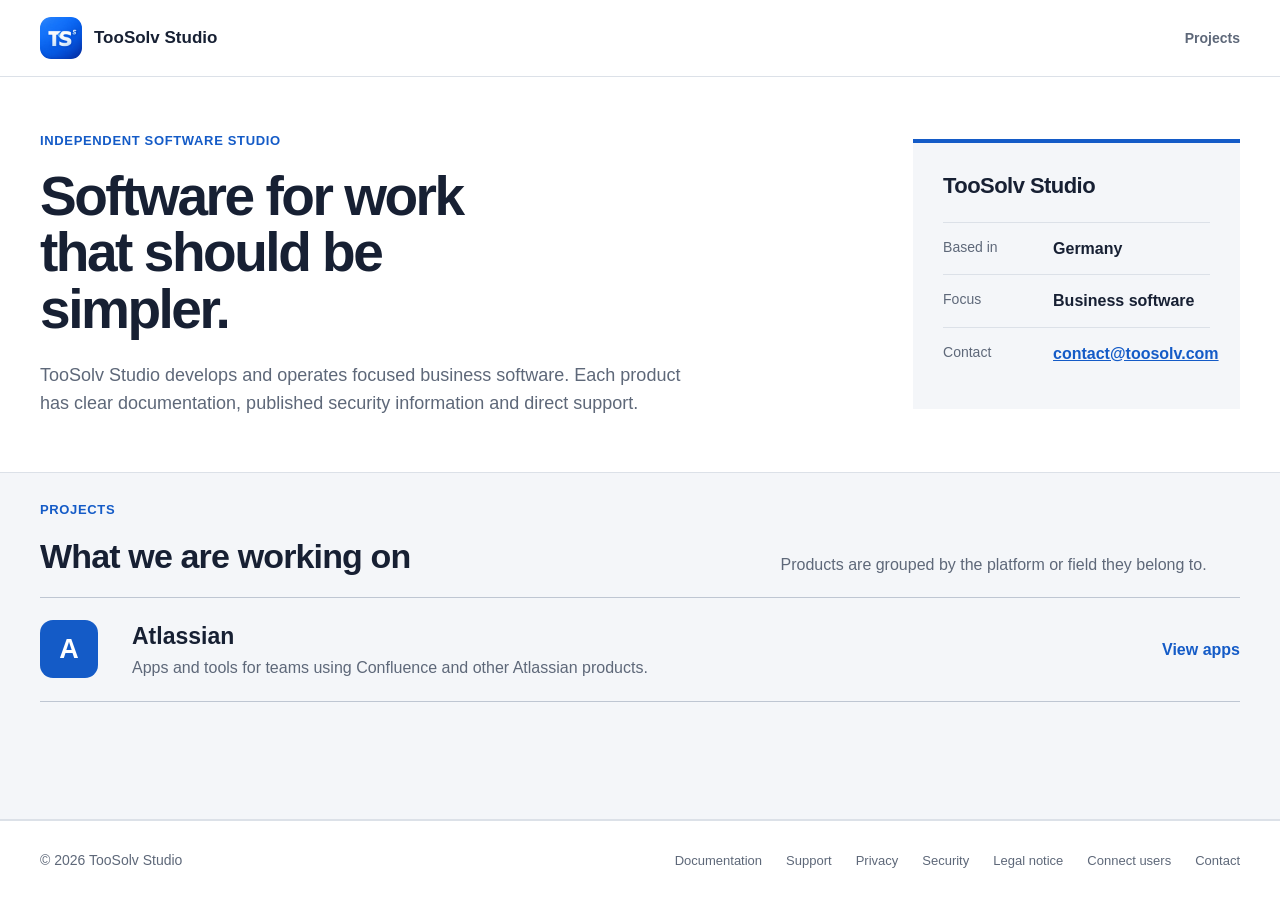
<file: index.html>
<!doctype html>
<html lang="en">
<head>
  <meta charset="utf-8">
  <meta name="viewport" content="width=device-width, initial-scale=1">
  <meta http-equiv="Content-Security-Policy" content="default-src 'none'; style-src 'self'; img-src 'self' data:; script-src 'self'; connect-src 'none'; font-src 'self'; object-src 'none'; base-uri 'none'; form-action 'none'">
  <meta name="referrer" content="no-referrer">
  <title>TooSolv Studio · Business software</title>
  <meta name="description" content="TooSolv Studio is an independent software studio. Explore our projects and products.">
  <link rel="icon" href="toosolv-studio.png?v=20260926">
  <link rel="stylesheet" href="style.css?v=20261015a">
  <script src="/directory.js?v=20260923e" defer></script>
</head>
<body class="directory-page">
<a class="skip-link" href="#main-content">Skip to content</a>
<header class="topbar">
  <div class="wide">
    <a class="brand" href="./" aria-label="TooSolv Studio home"><img src="toosolv-studio.webp?v=20260926" alt=""><span>TooSolv Studio</span></a>
    <nav aria-label="Main"><a href="#projects">Projects</a></nav>
  </div>
</header>

<main id="main-content" tabindex="-1" class="home-main">
  <section class="home-intro wide">
    <div class="intro-copy">
      <p class="label">Independent software studio</p>
      <h1>Software for work that should be simpler.</h1>
      <p class="lead">TooSolv Studio develops and operates focused business software. Each product has clear documentation, published security information and direct support.</p>
    </div>
    <aside class="studio-facts" aria-label="About TooSolv Studio">
      <h2>TooSolv Studio</h2>
      <dl>
        <div><dt>Based in</dt><dd>Germany</dd></div>
        <div><dt>Focus</dt><dd>Business software</dd></div>
        <div><dt>Contact</dt><dd><a href="mailto:contact@toosolv.com">contact@toosolv.com</a></dd></div>
      </dl>
    </aside>
  </section>

  <section id="projects" class="projects-block">
    <div class="wide">
      <div class="section-title"><div><p class="label">Projects</p><h2>What we are working on</h2></div><p>Products are grouped by the platform or field they belong to.</p></div>
      <a class="project-row" href="projects/atlassian/">
        <span class="project-letter" aria-hidden="true">A</span>
        <span class="project-copy"><strong>Atlassian</strong><span>Apps and tools for teams using Confluence and other Atlassian products.</span></span>
        <span class="row-action">View apps</span>
      </a>
    </div>
  </section>
</main>

<footer class="site-footer"><div class="footer-inner"><span class="copyright">© 2026 TooSolv Studio</span><nav class="footer-links" aria-label="Footer"><a href="/docs/">Documentation</a><a href="/support/">Support</a><a href="/privacy/">Privacy</a><a href="/security/">Security</a><a href="/impressum/">Legal notice</a><a href="/connect/">Connect users</a><a href="mailto:contact@toosolv.com">Contact</a></nav></div></footer>
<dialog class="more-dialog" aria-labelledby="more-title">
  <div class="dialog-heading"><h2 id="more-title">More projects</h2><button type="button" class="dialog-close" aria-label="Close" autofocus>×</button></div>
  <div class="dialog-items"></div>
</dialog>
</body>
</html>
</file>
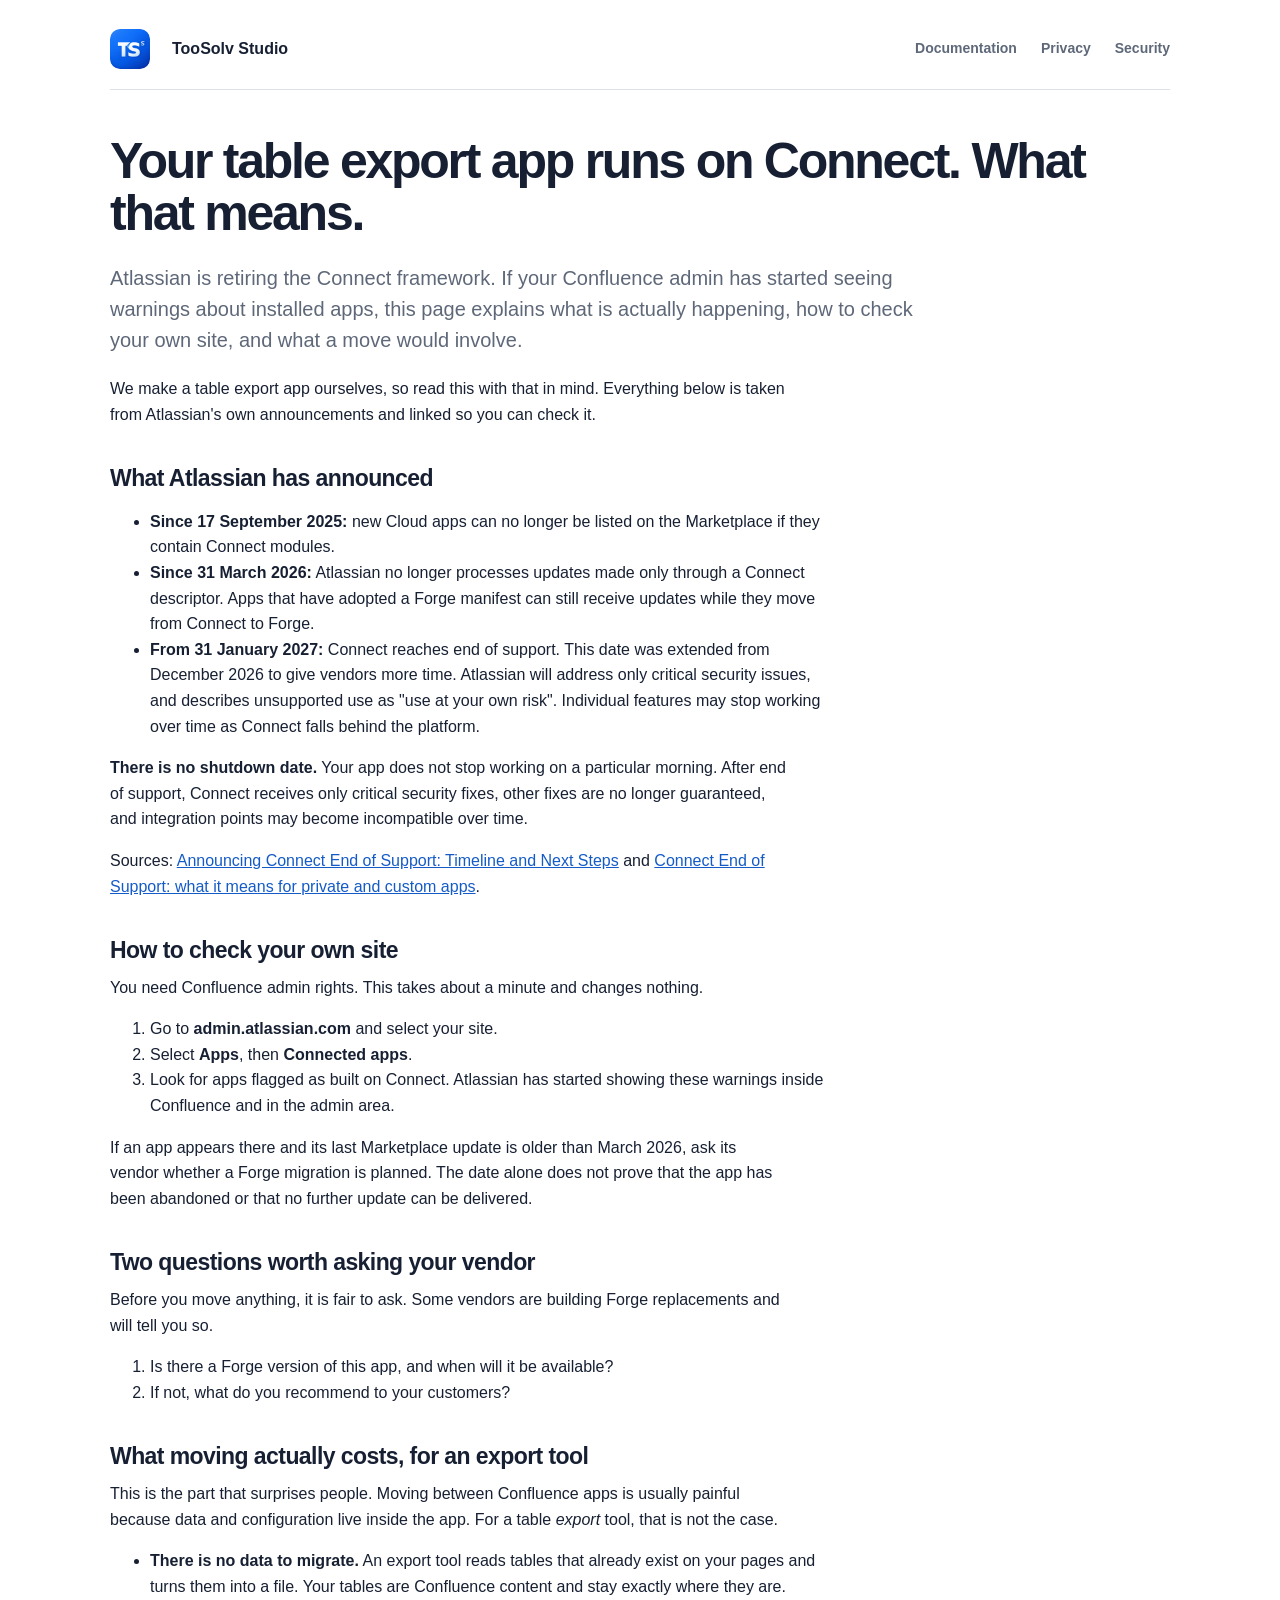
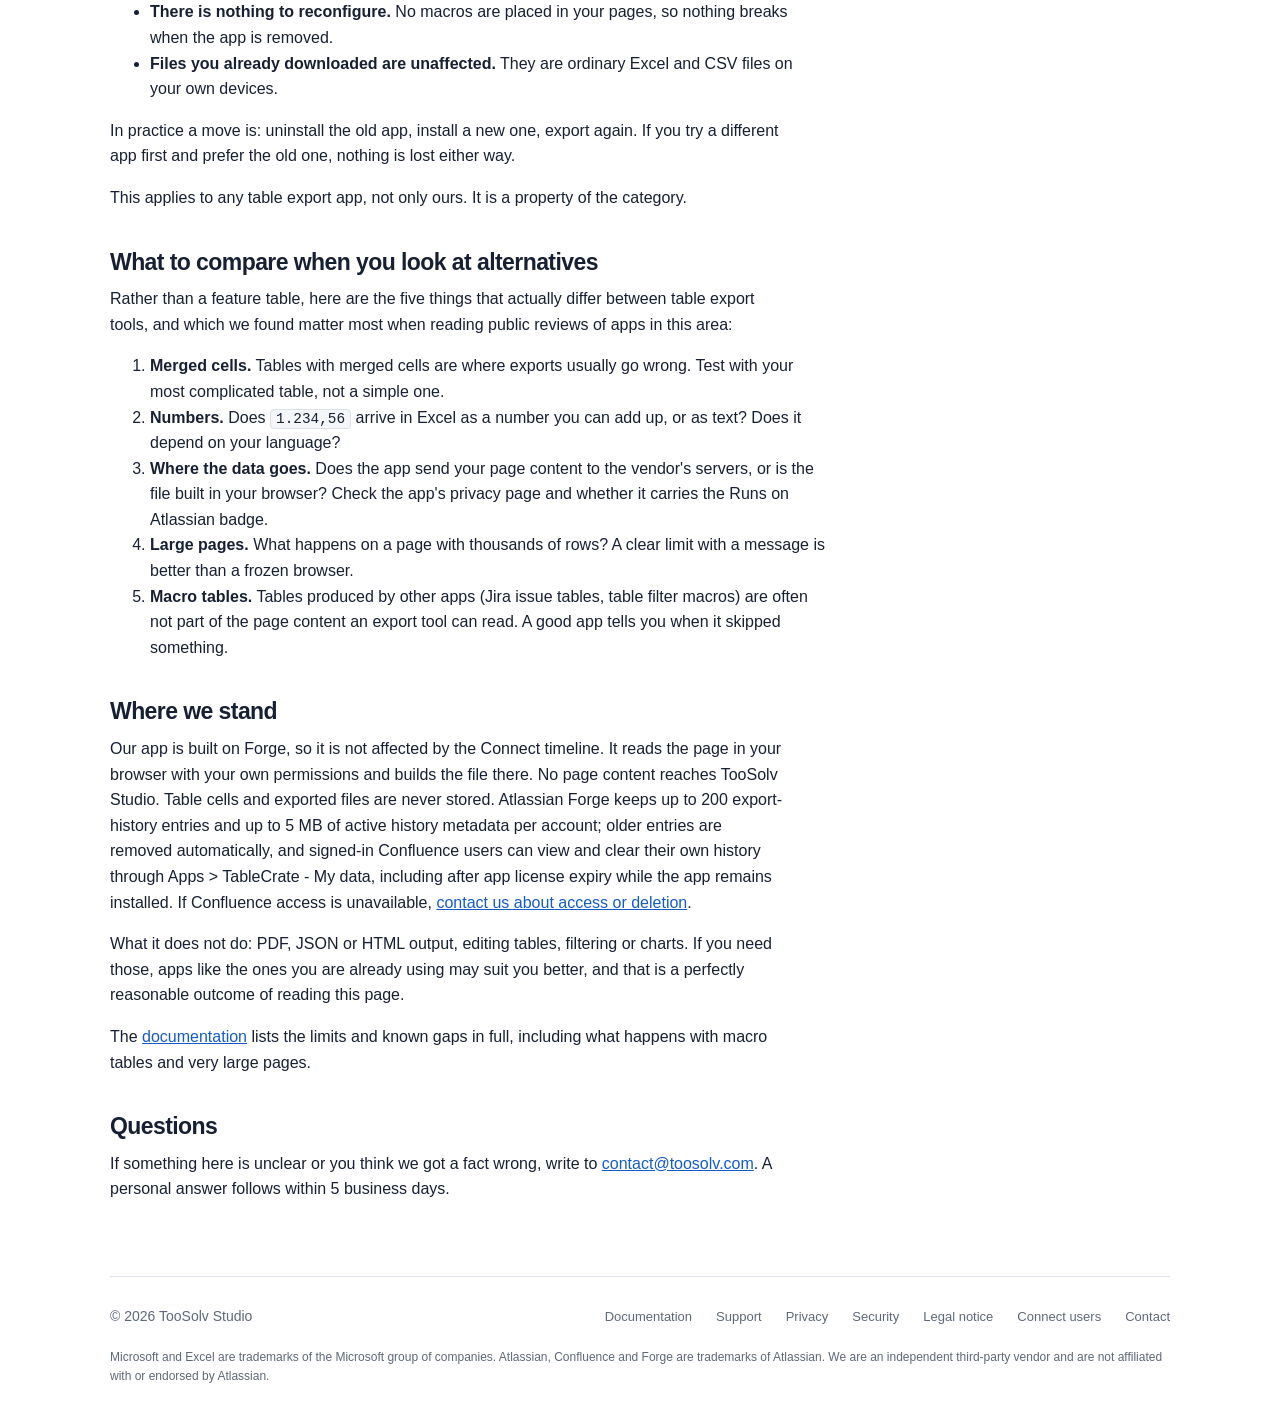
<file: connect/index.html>
<!doctype html>
<html lang="en">
<head>
  <meta charset="utf-8">
  <meta name="viewport" content="width=device-width, initial-scale=1">
  <meta http-equiv="Content-Security-Policy" content="default-src 'none'; style-src 'self'; img-src 'self' data:; script-src 'none'; connect-src 'none'; font-src 'self'; object-src 'none'; base-uri 'none'; form-action 'none'">
  <meta name="referrer" content="no-referrer">
  <title>Your table exporter runs on Connect · TableCrate: Excel & CSV Export for Confluence</title>
  <meta name="description" content="What Atlassian Connect end of support means for table export apps in Confluence Cloud, how to check whether yours is affected, and what a move costs.">
  <link rel="icon" href="../toosolv-studio.png?v=20260926">
  <link rel="stylesheet" href="../style.css?v=20261015a">
</head>
<body>
<a class="skip-link" href="#main-content">Skip to content</a>
<div class="wrap">
  <header class="site">
    <img src="../toosolv-studio.webp?v=20260926" alt="">
    <a href="../">TooSolv Studio</a>
    <nav aria-label="Main">
      <a href="../docs/">Documentation</a>
      <a href="../privacy/">Privacy</a>
      <a href="../security/">Security</a>

    </nav>
  </header>

  <main id="main-content" tabindex="-1">
    <h1>Your table export app runs on Connect. What that means.</h1>
    <p class="lead">Atlassian is retiring the Connect framework. If your Confluence admin has
      started seeing warnings about installed apps, this page explains what is actually
      happening, how to check your own site, and what a move would involve.</p>

    <p>We make a table export app ourselves, so read this with that in mind. Everything below is
      taken from Atlassian's own announcements and linked so you can check it.</p>

    <h2>What Atlassian has announced</h2>
    <ul>
      <li><strong>Since 17 September 2025:</strong> new Cloud apps can no longer be listed on the
        Marketplace if they contain Connect modules.</li>
      <li><strong>Since 31 March 2026:</strong> Atlassian no longer processes updates made only
        through a Connect descriptor. Apps that have adopted a Forge manifest can still receive
        updates while they move from Connect to Forge.</li>
      <li><strong>From 31 January 2027:</strong> Connect reaches end of support. This date was
        extended from December 2026 to give vendors more time. Atlassian will address only critical
        security issues, and describes unsupported use as "use at your own risk". Individual
        features may stop working over time as Connect falls behind the platform.</li>
    </ul>

    <p><strong>There is no shutdown date.</strong> Your app does not stop working on a particular
      morning. After end of support, Connect receives only critical security fixes, other fixes
      are no longer guaranteed, and integration points may become incompatible over time.</p>

    <p>Sources:
      <a href="https://www.atlassian.com/blog/development/announcing-connect-end-of-support-timeline-and-next-steps">Announcing
      Connect End of Support: Timeline and Next Steps</a> and
      <a href="https://developer.atlassian.com/platform/adopting-forge-from-connect/connect-end-of-support-private-apps/">Connect
      End of Support: what it means for private and custom apps</a>.</p>

    <h2>How to check your own site</h2>
    <p>You need Confluence admin rights. This takes about a minute and changes nothing.</p>
    <ol>
      <li>Go to <strong>admin.atlassian.com</strong> and select your site.</li>
      <li>Select <strong>Apps</strong>, then <strong>Connected apps</strong>.</li>
      <li>Look for apps flagged as built on Connect. Atlassian has started showing these
        warnings inside Confluence and in the admin area.</li>
    </ol>
    <p>If an app appears there and its last Marketplace update is older than March 2026, ask its
      vendor whether a Forge migration is planned. The date alone does not prove that the app has
      been abandoned or that no further update can be delivered.</p>

    <h2>Two questions worth asking your vendor</h2>
    <p>Before you move anything, it is fair to ask. Some vendors are building Forge replacements
      and will tell you so.</p>
    <ol>
      <li>Is there a Forge version of this app, and when will it be available?</li>
      <li>If not, what do you recommend to your customers?</li>
    </ol>

    <h2>What moving actually costs, for an export tool</h2>
    <p>This is the part that surprises people. Moving between Confluence apps is usually painful
      because data and configuration live inside the app. For a table <em>export</em> tool, that
      is not the case.</p>
    <ul>
      <li><strong>There is no data to migrate.</strong> An export tool reads tables that already
        exist on your pages and turns them into a file. Your tables are Confluence content and
        stay exactly where they are.</li>
      <li><strong>There is nothing to reconfigure.</strong> No macros are placed in your pages,
        so nothing breaks when the app is removed.</li>
      <li><strong>Files you already downloaded are unaffected.</strong> They are ordinary Excel
        and CSV files on your own devices.</li>
    </ul>
    <p>In practice a move is: uninstall the old app, install a new one, export again. If you try
      a different app first and prefer the old one, nothing is lost either way.</p>
    <p>This applies to any table export app, not only ours. It is a property of the category.</p>

    <h2>What to compare when you look at alternatives</h2>
    <p>Rather than a feature table, here are the five things that actually differ between table
      export tools, and which we found matter most when reading public reviews of apps in this
      area:</p>
    <ol>
      <li><strong>Merged cells.</strong> Tables with merged cells are where exports usually go
        wrong. Test with your most complicated table, not a simple one.</li>
      <li><strong>Numbers.</strong> Does <code>1.234,56</code> arrive in Excel as a number you
        can add up, or as text? Does it depend on your language?</li>
      <li><strong>Where the data goes.</strong> Does the app send your page content to the
        vendor's servers, or is the file built in your browser? Check the app's privacy page and
        whether it carries the Runs on Atlassian badge.</li>
      <li><strong>Large pages.</strong> What happens on a page with thousands of rows? A clear
        limit with a message is better than a frozen browser.</li>
      <li><strong>Macro tables.</strong> Tables produced by other apps (Jira issue tables, table
        filter macros) are often not part of the page content an export tool can read. A good
        app tells you when it skipped something.</li>
    </ol>

    <h2>Where we stand</h2>
    <p>Our app is built on Forge, so it is not affected by the Connect timeline. It reads the
      page in your browser with your own permissions and builds the file there. No page content
      reaches TooSolv Studio. Table cells and exported files are never stored. Atlassian Forge
      keeps up to 200 export-history entries and up to 5 MB of active history metadata per account; older entries are removed
      automatically, and signed-in Confluence users can view and clear their own history through Apps &gt; TableCrate - My data, including after app license expiry while the app remains installed. If Confluence access is unavailable, <a href="../privacy/#privacy-requests">contact us about access or deletion</a>.</p>
    <p>What it does not do: PDF, JSON or HTML output, editing tables, filtering or charts. If you
      need those, apps like the ones you are already using may suit you better, and that is a
      perfectly reasonable outcome of reading this page.</p>
    <p>The <a href="../docs/">documentation</a> lists the limits and known gaps in full, including
      what happens with macro tables and very large pages.</p>

    <h2>Questions</h2>
    <p>If something here is unclear or you think we got a fact wrong, write to
      <a href="mailto:contact@toosolv.com">contact@toosolv.com</a>. A personal answer follows within 5 business days.</p>
  </main>

  <footer class="site-footer"><div class="footer-inner"><span class="copyright">© 2026 TooSolv Studio</span><nav class="footer-links" aria-label="Footer"><a href="/docs/">Documentation</a><a href="/support/">Support</a><a href="/privacy/">Privacy</a><a href="/security/">Security</a><a href="/impressum/">Legal notice</a><a href="/connect/">Connect users</a><a href="mailto:contact@toosolv.com">Contact</a></nav></div><p class="footer-trademark">Microsoft and Excel are trademarks of the Microsoft group of companies. Atlassian, Confluence and Forge are trademarks of Atlassian. We are an independent third-party vendor and are not affiliated with or endorsed by Atlassian.</p></footer>
</div>
</body>
</html>
</file>
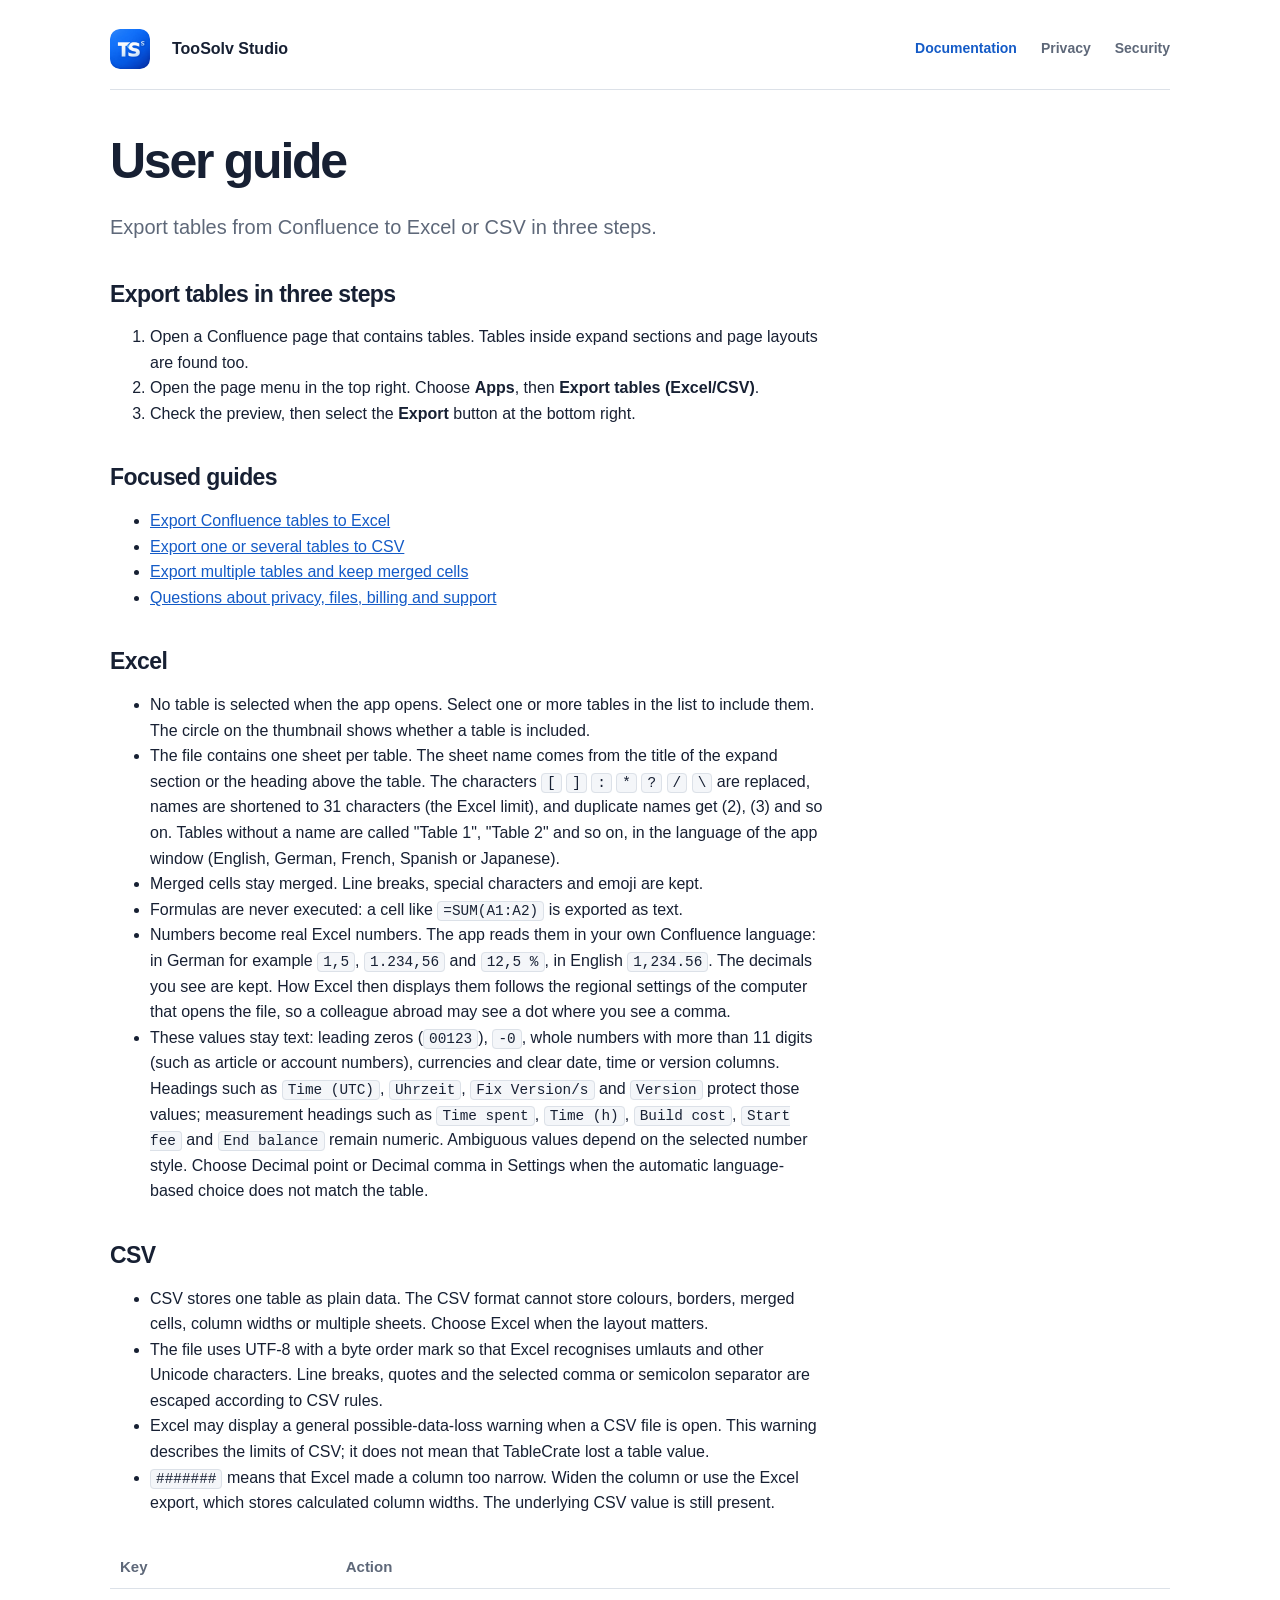
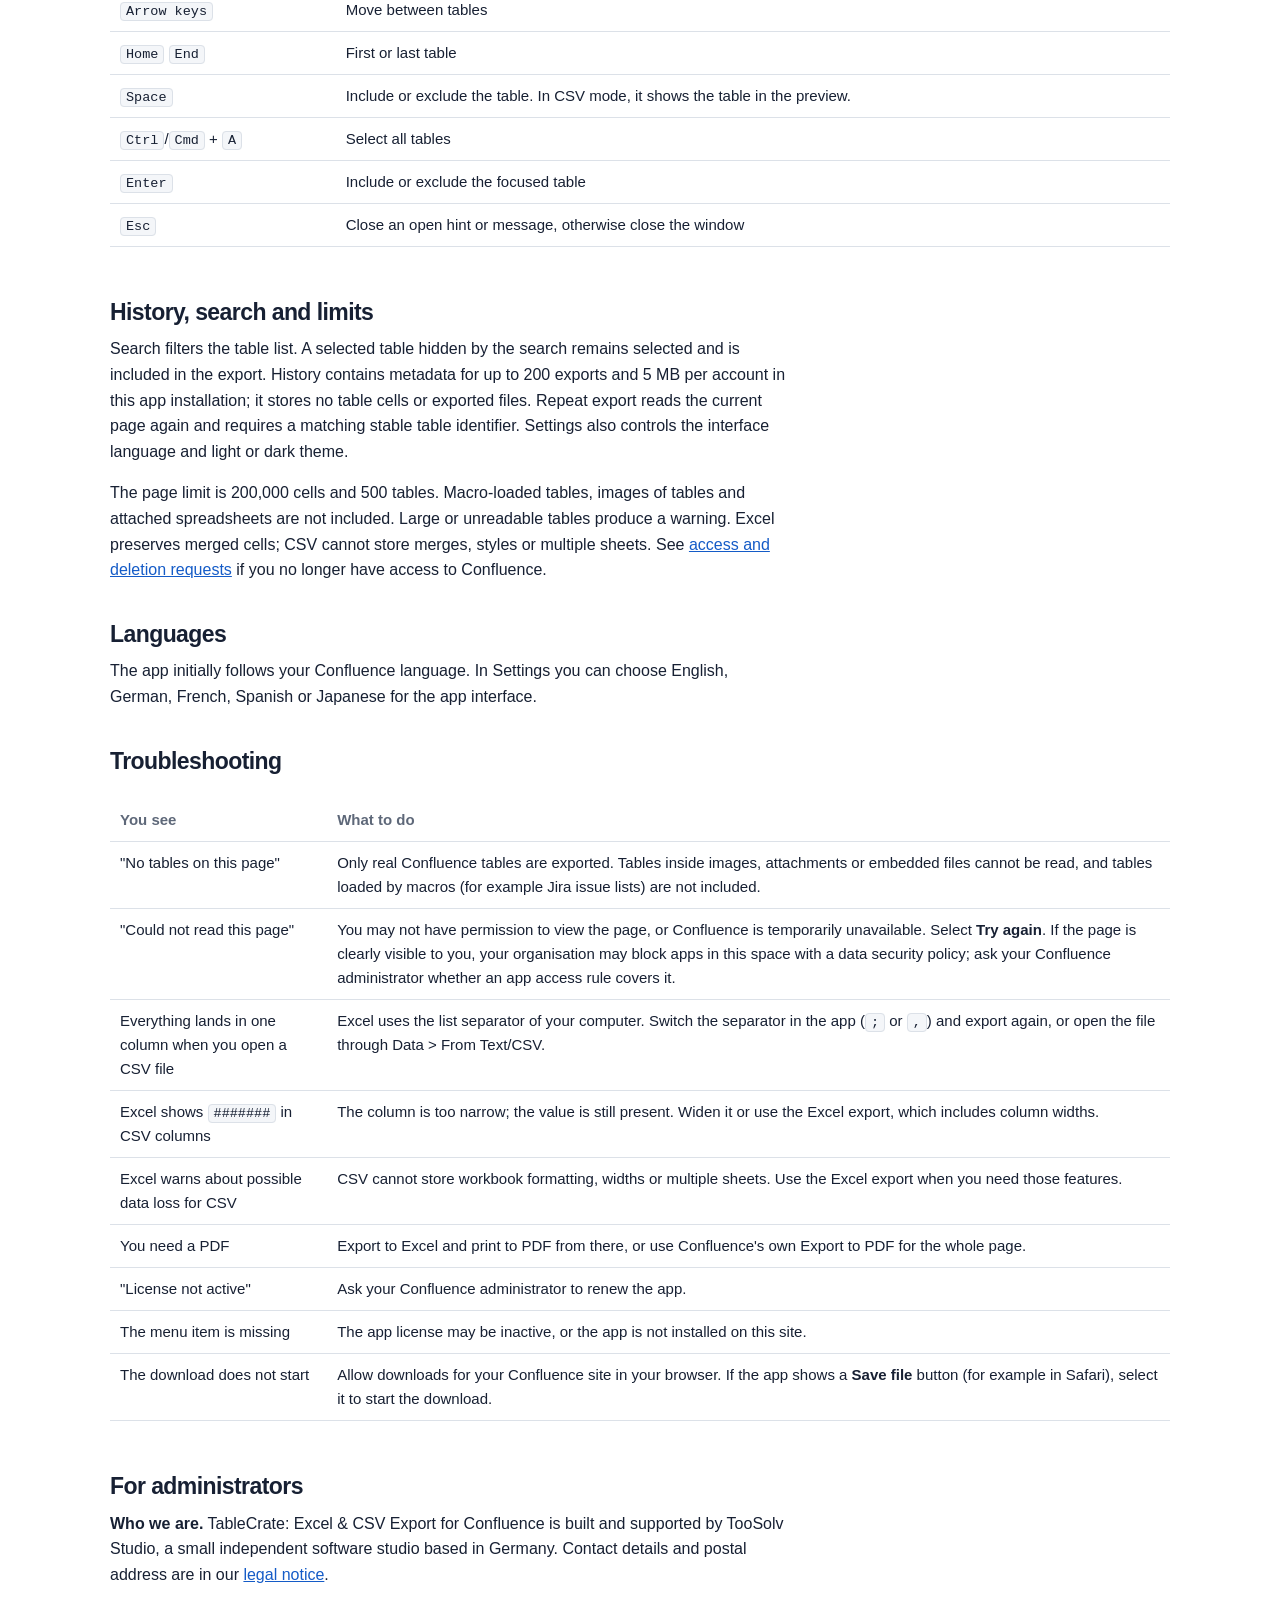
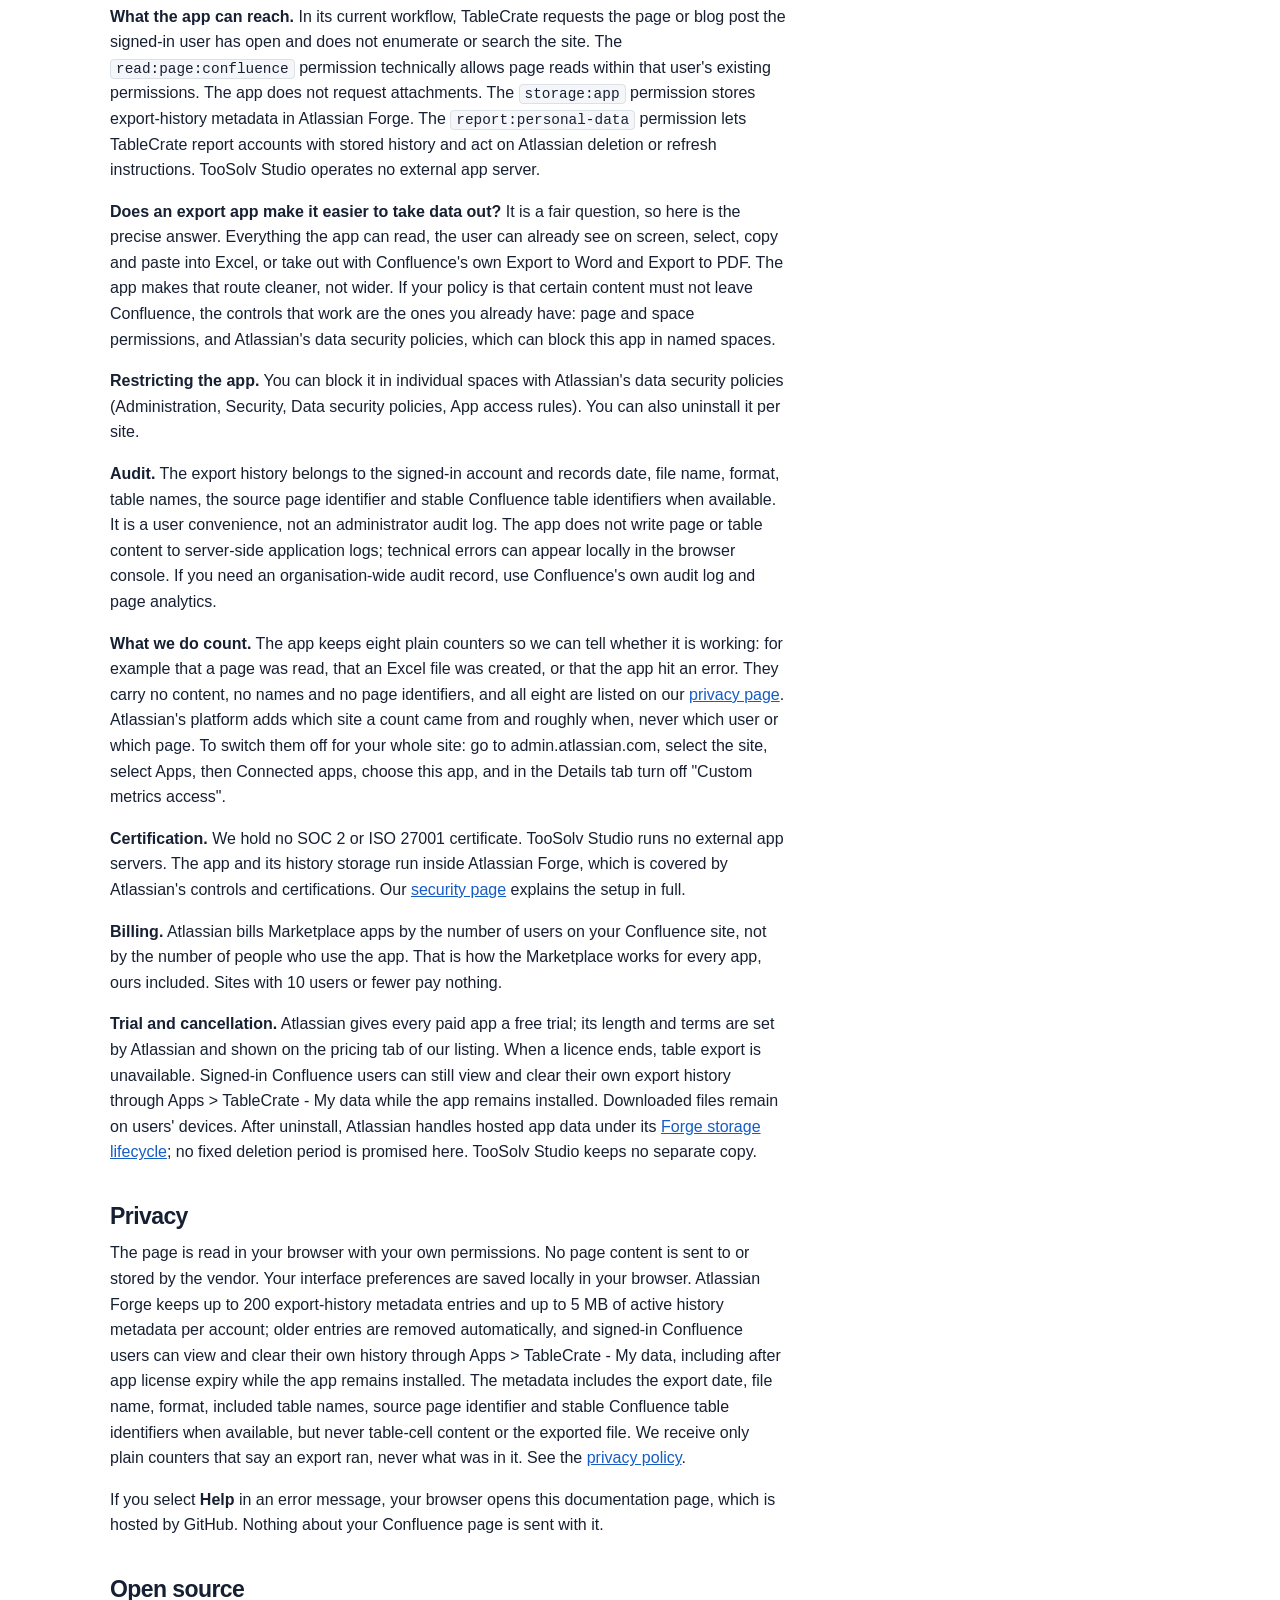
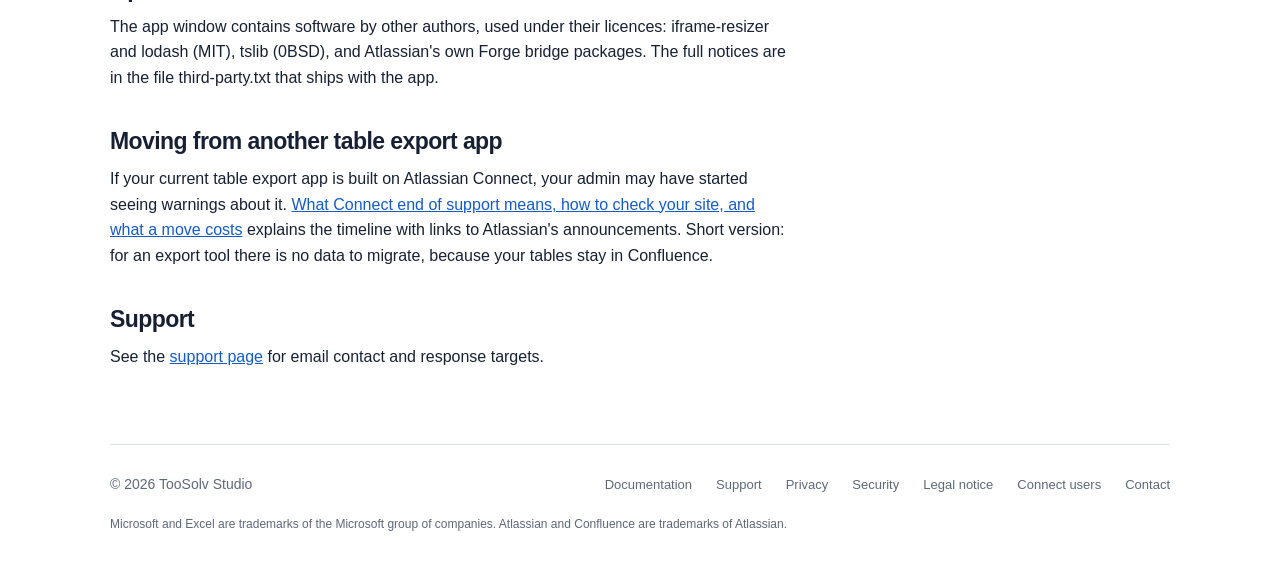
<file: docs/index.html>
<!doctype html>
<html lang="en">
<head>
  <meta charset="utf-8">
  <meta name="viewport" content="width=device-width, initial-scale=1">
  <meta http-equiv="Content-Security-Policy" content="default-src 'none'; style-src 'self'; img-src 'self' data:; script-src 'none'; connect-src 'none'; font-src 'self'; object-src 'none'; base-uri 'none'; form-action 'none'">
  <meta name="referrer" content="no-referrer">
  <title>Documentation · TableCrate: Excel & CSV Export for Confluence</title>
  <meta name="description" content="User guide for TableCrate: Excel & CSV Export for Confluence: export tables to Excel or CSV, sheet names, number rules, limits, keyboard and troubleshooting.">
  <link rel="icon" href="../toosolv-studio.png?v=20260926">
  <link rel="stylesheet" href="../style.css?v=20261015a">
</head>
<body>
<a class="skip-link" href="#main-content">Skip to content</a>
<div class="wrap">
  <header class="site">
    <img src="../toosolv-studio.webp?v=20260926" alt="">
    <a href="../">TooSolv Studio</a>
    <nav aria-label="Main">
      <a href="./" aria-current="page">Documentation</a>
      <a href="../privacy/">Privacy</a>
      <a href="../security/">Security</a>

    </nav>
  </header>

  <main id="main-content" tabindex="-1">
    <h1>User guide</h1>
    <p class="lead">Export tables from Confluence to Excel or CSV in three steps.</p>

    <h2>Export tables in three steps</h2>
    <ol>
      <li>Open a Confluence page that contains tables. Tables inside expand sections and page layouts are found too.</li>
      <li>Open the page menu in the top right. Choose <strong>Apps</strong>, then <strong>Export tables (Excel/CSV)</strong>.</li>
      <li>Check the preview, then select the <strong>Export</strong> button at the bottom right.</li>
    </ol>

    <h2>Focused guides</h2>
    <ul>
      <li><a href="excel-export/">Export Confluence tables to Excel</a></li>
      <li><a href="csv-export/">Export one or several tables to CSV</a></li>
      <li><a href="multiple-tables/">Export multiple tables and keep merged cells</a></li>
      <li><a href="faq/">Questions about privacy, files, billing and support</a></li>
    </ul>

    <h2>Excel</h2>
    <ul>
      <li>No table is selected when the app opens. Select one or more tables in the list to include them. The circle on the thumbnail shows whether a table is included.</li>
      <li>The file contains one sheet per table. The sheet name comes from the title of the expand section or the heading above the table. The characters <code>[</code> <code>]</code> <code>:</code> <code>*</code> <code>?</code> <code>/</code> <code>\</code> are replaced, names are shortened to 31 characters (the Excel limit), and duplicate names get (2), (3) and so on. Tables without a name are called "Table 1", "Table 2" and so on, in the language of the app window (English, German, French, Spanish or Japanese).</li>
      <li>Merged cells stay merged. Line breaks, special characters and emoji are kept.</li>
      <li>Formulas are never executed: a cell like <code>=SUM(A1:A2)</code> is exported as text.</li>
      <li>Numbers become real Excel numbers. The app reads them in your own Confluence language: in German for example <code>1,5</code>, <code>1.234,56</code> and <code>12,5 %</code>, in English <code>1,234.56</code>. The decimals you see are kept. How Excel then displays them follows the regional settings of the computer that opens the file, so a colleague abroad may see a dot where you see a comma.</li>
      <li>These values stay text: leading zeros (<code>00123</code>), <code>-0</code>, whole numbers with more than 11 digits (such as article or account numbers), currencies and clear date, time or version columns. Headings such as <code>Time (UTC)</code>, <code>Uhrzeit</code>, <code>Fix Version/s</code> and <code>Version</code> protect those values; measurement headings such as <code>Time spent</code>, <code>Time (h)</code>, <code>Build cost</code>, <code>Start fee</code> and <code>End balance</code> remain numeric. Ambiguous values depend on the selected number style. Choose Decimal point or Decimal comma in Settings when the automatic language-based choice does not match the table.</li>
    </ul>

    <h2>CSV</h2>
    <ul>
      <li>CSV stores one table as plain data. The CSV format cannot store colours, borders, merged cells, column widths or multiple sheets. Choose Excel when the layout matters.</li>
      <li>The file uses UTF-8 with a byte order mark so that Excel recognises umlauts and other Unicode characters. Line breaks, quotes and the selected comma or semicolon separator are escaped according to CSV rules.</li>
      <li>Excel may display a general possible-data-loss warning when a CSV file is open. This warning describes the limits of CSV; it does not mean that TableCrate lost a table value.</li>
      <li><code>#######</code> means that Excel made a column too narrow. Widen the column or use the Excel export, which stores calculated column widths. The underlying CSV value is still present.</li>
    </ul>
    <div class="table-scroll" tabindex="0" role="region" aria-label="Keyboard shortcuts">
      <table>
        <caption class="sr-only">Keyboard shortcuts</caption>
        <thead><tr><th scope="col">Key</th><th scope="col">Action</th></tr></thead>
        <tbody>
          <tr><td><kbd>Arrow keys</kbd></td><td>Move between tables</td></tr>
          <tr><td><kbd>Home</kbd> <kbd>End</kbd></td><td>First or last table</td></tr>
          <tr><td><kbd>Space</kbd></td><td>Include or exclude the table. In CSV mode, it shows the table in the preview.</td></tr>
          <tr><td><kbd>Ctrl</kbd>/<kbd>Cmd</kbd> + <kbd>A</kbd></td><td>Select all tables</td></tr>
          <tr><td><kbd>Enter</kbd></td><td>Include or exclude the focused table</td></tr>
          <tr><td><kbd>Esc</kbd></td><td>Close an open hint or message, otherwise close the window</td></tr>
        </tbody>
      </table>
    </div>

    <h2>History, search and limits</h2>
    <p>Search filters the table list. A selected table hidden by the search remains selected and is included in the export. History contains metadata for up to 200 exports and 5 MB per account in this app installation; it stores no table cells or exported files. Repeat export reads the current page again and requires a matching stable table identifier. Settings also controls the interface language and light or dark theme.</p>
    <p>The page limit is 200,000 cells and 500 tables. Macro-loaded tables, images of tables and attached spreadsheets are not included. Large or unreadable tables produce a warning. Excel preserves merged cells; CSV cannot store merges, styles or multiple sheets. See <a href="../privacy/#privacy-requests">access and deletion requests</a> if you no longer have access to Confluence.</p>

    <h2>Languages</h2>
    <p>The app initially follows your Confluence language. In Settings you can choose English, German, French, Spanish or Japanese for the app interface.</p>

    <h2>Troubleshooting</h2>
    <div class="table-scroll" tabindex="0" role="region" aria-label="Troubleshooting">
      <table>
        <caption class="sr-only">Troubleshooting</caption>
        <thead><tr><th scope="col">You see</th><th scope="col">What to do</th></tr></thead>
        <tbody>
          <tr><td>"No tables on this page"</td><td>Only real Confluence tables are exported. Tables inside images, attachments or embedded files cannot be read, and tables loaded by macros (for example Jira issue lists) are not included.</td></tr>
          <tr><td>"Could not read this page"</td><td>You may not have permission to view the page, or Confluence is temporarily unavailable. Select <strong>Try again</strong>. If the page is clearly visible to you, your organisation may block apps in this space with a data security policy; ask your Confluence administrator whether an app access rule covers it.</td></tr>
          <tr><td>Everything lands in one column when you open a CSV file</td><td>Excel uses the list separator of your computer. Switch the separator in the app (<code>;</code> or <code>,</code>) and export again, or open the file through Data &gt; From Text/CSV.</td></tr>
          <tr><td>Excel shows <code>#######</code> in CSV columns</td><td>The column is too narrow; the value is still present. Widen it or use the Excel export, which includes column widths.</td></tr>
          <tr><td>Excel warns about possible data loss for CSV</td><td>CSV cannot store workbook formatting, widths or multiple sheets. Use the Excel export when you need those features.</td></tr>
          <tr><td>You need a PDF</td><td>Export to Excel and print to PDF from there, or use Confluence's own Export to PDF for the whole page.</td></tr>
          <tr><td>"License not active"</td><td>Ask your Confluence administrator to renew the app.</td></tr>
          <tr><td>The menu item is missing</td><td>The app license may be inactive, or the app is not installed on this site.</td></tr>
          <tr><td>The download does not start</td><td>Allow downloads for your Confluence site in your browser. If the app shows a <strong>Save file</strong> button (for example in Safari), select it to start the download.</td></tr>
        </tbody>
      </table>
    </div>

    <h2>For administrators</h2>
    <p><strong>Who we are.</strong> TableCrate: Excel & CSV Export for Confluence is built and supported by TooSolv Studio, a small independent software studio based in Germany. Contact details and postal address are in our <a href="../impressum/">legal notice</a>.</p>
    <p><strong>What the app can reach.</strong> In its current workflow, TableCrate requests the page or blog post the signed-in user has open and does not enumerate or search the site. The <code>read:page:confluence</code> permission technically allows page reads within that user's existing permissions. The app does not request attachments. The <code>storage:app</code> permission stores export-history metadata in Atlassian Forge. The <code>report:personal-data</code> permission lets TableCrate report accounts with stored history and act on Atlassian deletion or refresh instructions. TooSolv Studio operates no external app server.</p>
    <p><strong>Does an export app make it easier to take data out?</strong> It is a fair question, so here is the precise answer. Everything the app can read, the user can already see on screen, select, copy and paste into Excel, or take out with Confluence's own Export to Word and Export to PDF. The app makes that route cleaner, not wider. If your policy is that certain content must not leave Confluence, the controls that work are the ones you already have: page and space permissions, and Atlassian's data security policies, which can block this app in named spaces.</p>
    <p><strong>Restricting the app.</strong> You can block it in individual spaces with Atlassian's data security policies (Administration, Security, Data security policies, App access rules). You can also uninstall it per site.</p>
    <p><strong>Audit.</strong> The export history belongs to the signed-in account and records date, file name, format, table names, the source page identifier and stable Confluence table identifiers when available. It is a user convenience, not an administrator audit log. The app does not write page or table content to server-side application logs; technical errors can appear locally in the browser console. If you need an organisation-wide audit record, use Confluence's own audit log and page analytics.</p>
    <p><strong>What we do count.</strong> The app keeps eight plain counters so we can tell whether it is working: for example that a page was read, that an Excel file was created, or that the app hit an error. They carry no content, no names and no page identifiers, and all eight are listed on our <a href="../privacy/">privacy page</a>. Atlassian's platform adds which site a count came from and roughly when, never which user or which page. To switch them off for your whole site: go to admin.atlassian.com, select the site, select Apps, then Connected apps, choose this app, and in the Details tab turn off "Custom metrics access".</p>
    <p><strong>Certification.</strong> We hold no SOC 2 or ISO 27001 certificate. TooSolv Studio runs no external app servers. The app and its history storage run inside Atlassian Forge, which is covered by Atlassian's controls and certifications. Our <a href="../security/">security page</a> explains the setup in full.</p>
    <p><strong>Billing.</strong> Atlassian bills Marketplace apps by the number of users on your Confluence site, not by the number of people who use the app. That is how the Marketplace works for every app, ours included. Sites with 10 users or fewer pay nothing.</p>
    <p><strong>Trial and cancellation.</strong> Atlassian gives every paid app a free trial; its length and terms are set by Atlassian and shown on the pricing tab of our listing. When a licence ends, table export is unavailable. Signed-in Confluence users can still view and clear their own export history through Apps &gt; TableCrate - My data while the app remains installed. Downloaded files remain on users' devices. After uninstall, Atlassian handles hosted app data under its <a href="https://developer.atlassian.com/platform/forge/storage-reference/hosted-storage-data-lifecycle/">Forge storage lifecycle</a>; no fixed deletion period is promised here. TooSolv Studio keeps no separate copy.</p>

    <h2>Privacy</h2>
    <p>The page is read in your browser with your own permissions. No page content is sent to or stored by the vendor. Your interface preferences are saved locally in your browser. Atlassian Forge keeps up to 200 export-history metadata entries and up to 5 MB of active history metadata per account; older entries are removed automatically, and signed-in Confluence users can view and clear their own history through Apps &gt; TableCrate - My data, including after app license expiry while the app remains installed. The metadata includes the export date, file name, format, included table names, source page identifier and stable Confluence table identifiers when available, but never table-cell content or the exported file. We receive only plain counters that say an export ran, never what was in it. See the <a href="../privacy/">privacy policy</a>.</p>
    <p>If you select <strong>Help</strong> in an error message, your browser opens this documentation page, which is hosted by GitHub. Nothing about your Confluence page is sent with it.</p>

    <h2>Open source</h2>
    <p>The app window contains software by other authors, used under their licences: iframe-resizer and lodash (MIT), tslib (0BSD), and Atlassian's own Forge bridge packages. The full notices are in the file third-party.txt that ships with the app.</p>

    <h2>Moving from another table export app</h2>
    <p>If your current table export app is built on Atlassian Connect, your admin may have
      started seeing warnings about it. <a href="../connect/">What Connect end of support means,
      how to check your site, and what a move costs</a> explains the timeline with links to
      Atlassian's announcements. Short version: for an export tool there is no data to migrate,
      because your tables stay in Confluence.</p>

    <h2>Support</h2>
    <p>See the <a href="../support/">support page</a> for email contact and response targets.</p>
  </main>

  <footer class="site-footer"><div class="footer-inner"><span class="copyright">© 2026 TooSolv Studio</span><nav class="footer-links" aria-label="Footer"><a href="/docs/">Documentation</a><a href="/support/">Support</a><a href="/privacy/">Privacy</a><a href="/security/">Security</a><a href="/impressum/">Legal notice</a><a href="/connect/">Connect users</a><a href="mailto:contact@toosolv.com">Contact</a></nav></div><p class="footer-trademark">Microsoft and Excel are trademarks of the Microsoft group of companies. Atlassian and Confluence are trademarks of Atlassian.</p></footer>
</div>
</body>
</html>
</file>
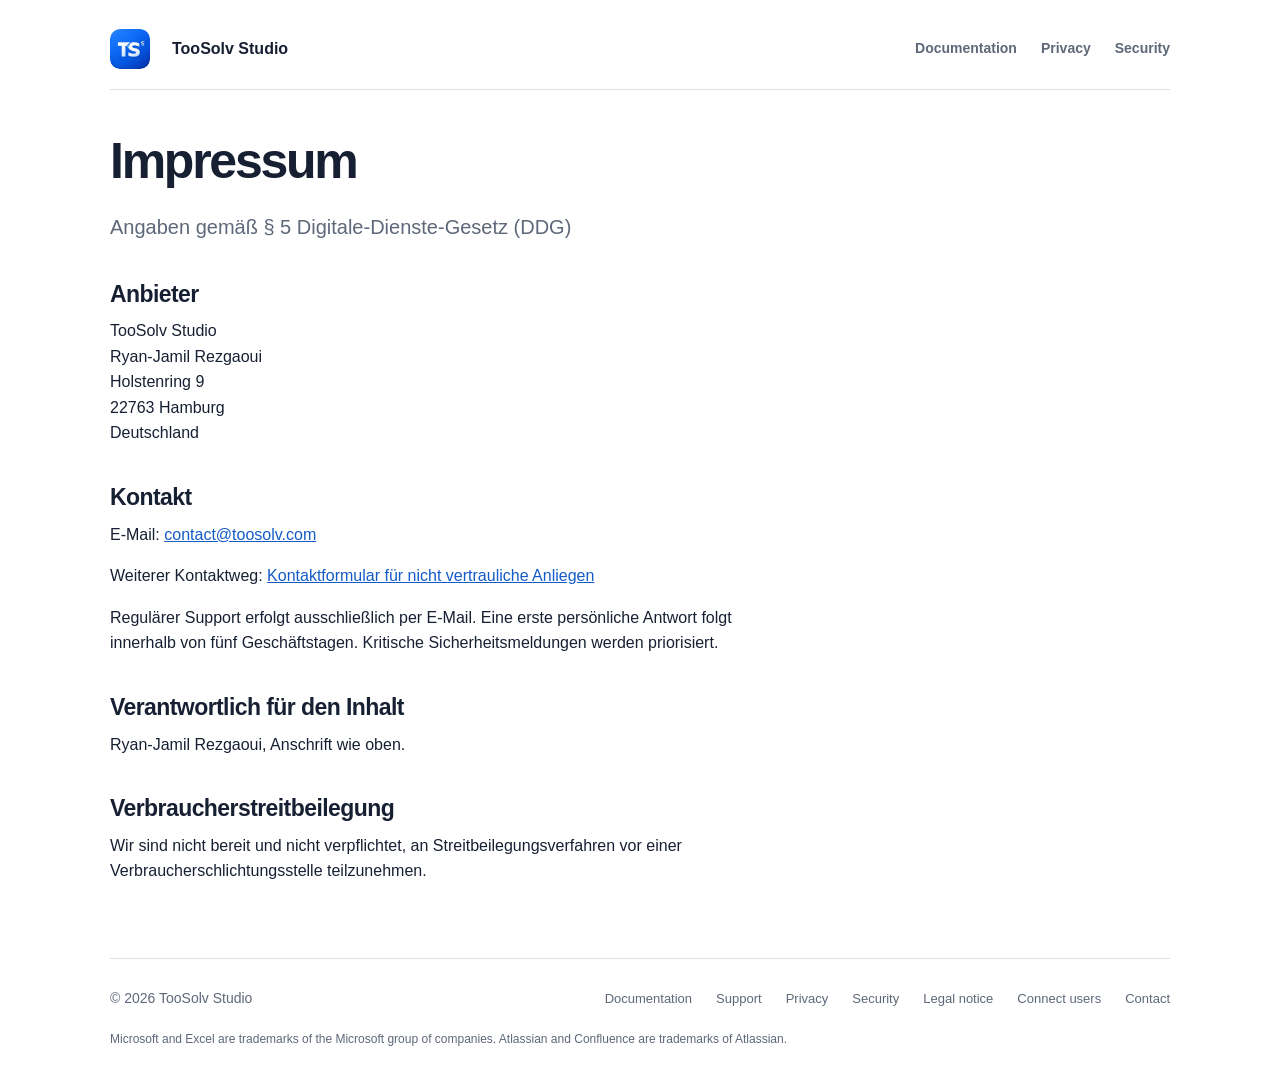
<file: impressum/index.html>
<!doctype html>
<html lang="de">
<head>
  <meta charset="utf-8">
  <meta name="viewport" content="width=device-width, initial-scale=1">
  <meta http-equiv="Content-Security-Policy" content="default-src 'none'; style-src 'self'; img-src 'self' data:; script-src 'none'; connect-src 'none'; font-src 'self'; object-src 'none'; base-uri 'none'; form-action 'none'">
  <meta name="referrer" content="no-referrer">
  <title>Impressum · TooSolv Studio</title>
  <meta name="robots" content="noindex">
  <meta name="description" content="Impressum (Legal notice) von TooSolv Studio, Anbieter von TableCrate: Excel & CSV Export for Confluence.">

  <link rel="icon" href="../toosolv-studio.png?v=20260926">
  <link rel="stylesheet" href="../style.css?v=20261015a">
</head>
<body>
<a class="skip-link" href="#main-content">Skip to content</a>
<div class="wrap">
  <header class="site">
    <img src="../toosolv-studio.webp?v=20260926" alt="">
    <a href="../">TooSolv Studio</a>
    <nav aria-label="Main" lang="en">
      <a href="../docs/">Documentation</a>
      <a href="../privacy/">Privacy</a>
      <a href="../security/">Security</a>

    </nav>
  </header>

  <main id="main-content" tabindex="-1">
    <h1>Impressum</h1>
    <p class="lead">Angaben gemäß § 5 Digitale-Dienste-Gesetz (DDG)</p>

    <h2>Anbieter</h2>
    <p>TooSolv Studio<br>
    Ryan-Jamil Rezgaoui<br>
    Holstenring 9<br>
    22763 Hamburg<br>
    Deutschland</p>

    <h2>Kontakt</h2>
    <p>E-Mail: <a href="mailto:contact@toosolv.com">contact@toosolv.com</a></p>
    <p>Weiterer Kontaktweg: <a href="https://github.com/toosolv/toosolv.github.io/issues/new/choose">Kontaktformular für nicht vertrauliche Anliegen</a></p>
    <p>Regulärer Support erfolgt ausschließlich per E-Mail. Eine erste persönliche Antwort folgt innerhalb von fünf Geschäftstagen. Kritische
      Sicherheitsmeldungen werden priorisiert.</p>

    <h2>Verantwortlich für den Inhalt</h2>
    <p>Ryan-Jamil Rezgaoui, Anschrift wie oben.</p>

    <h2>Verbraucherstreitbeilegung</h2>
    <p>Wir sind nicht bereit und nicht verpflichtet, an Streitbeilegungsverfahren vor einer Verbraucherschlichtungsstelle teilzunehmen.</p>
  </main>

  <footer class="site-footer"><div class="footer-inner"><span class="copyright">© 2026 TooSolv Studio</span><nav class="footer-links" aria-label="Footer"><a href="/docs/">Documentation</a><a href="/support/">Support</a><a href="/privacy/">Privacy</a><a href="/security/">Security</a><a href="/impressum/">Legal notice</a><a href="/connect/">Connect users</a><a href="mailto:contact@toosolv.com">Contact</a></nav></div><p class="footer-trademark">Microsoft and Excel are trademarks of the Microsoft group of companies. Atlassian and Confluence are trademarks of Atlassian.</p></footer>
</div>
</body>
</html>
</file>
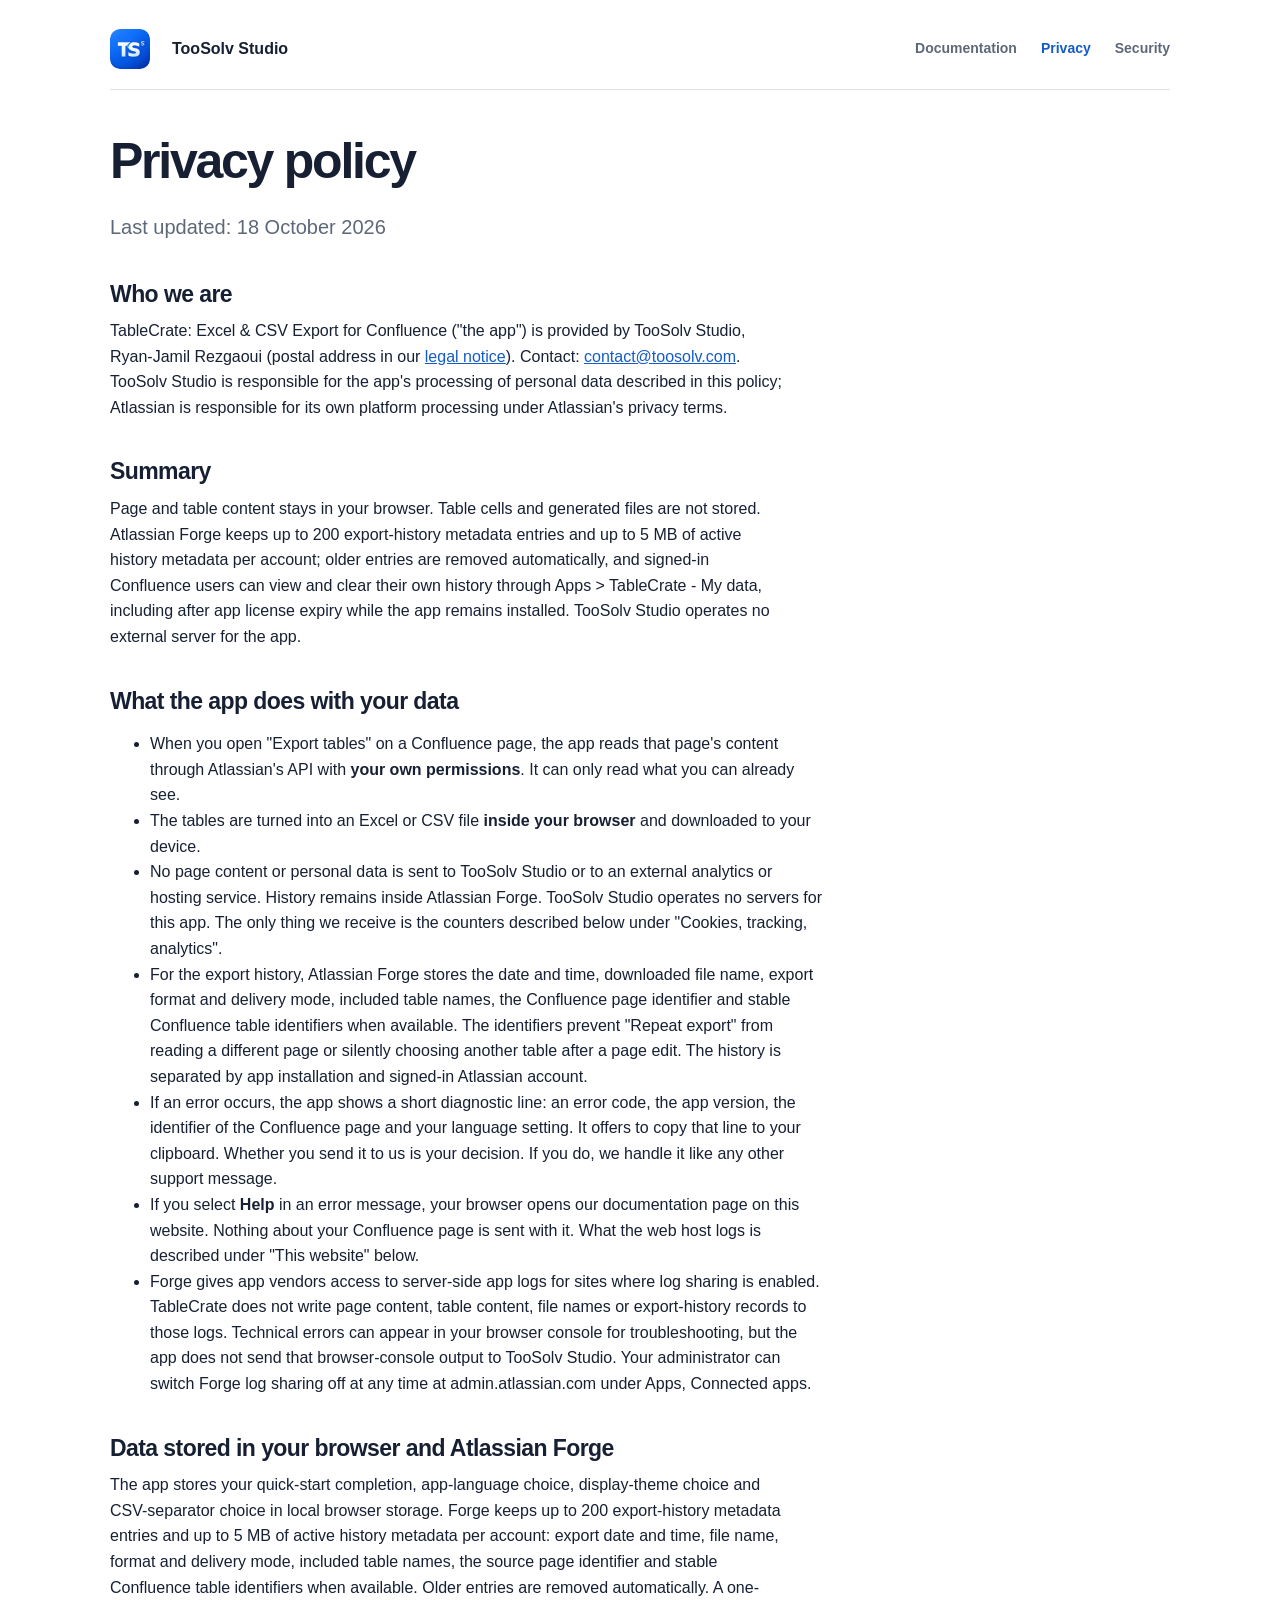
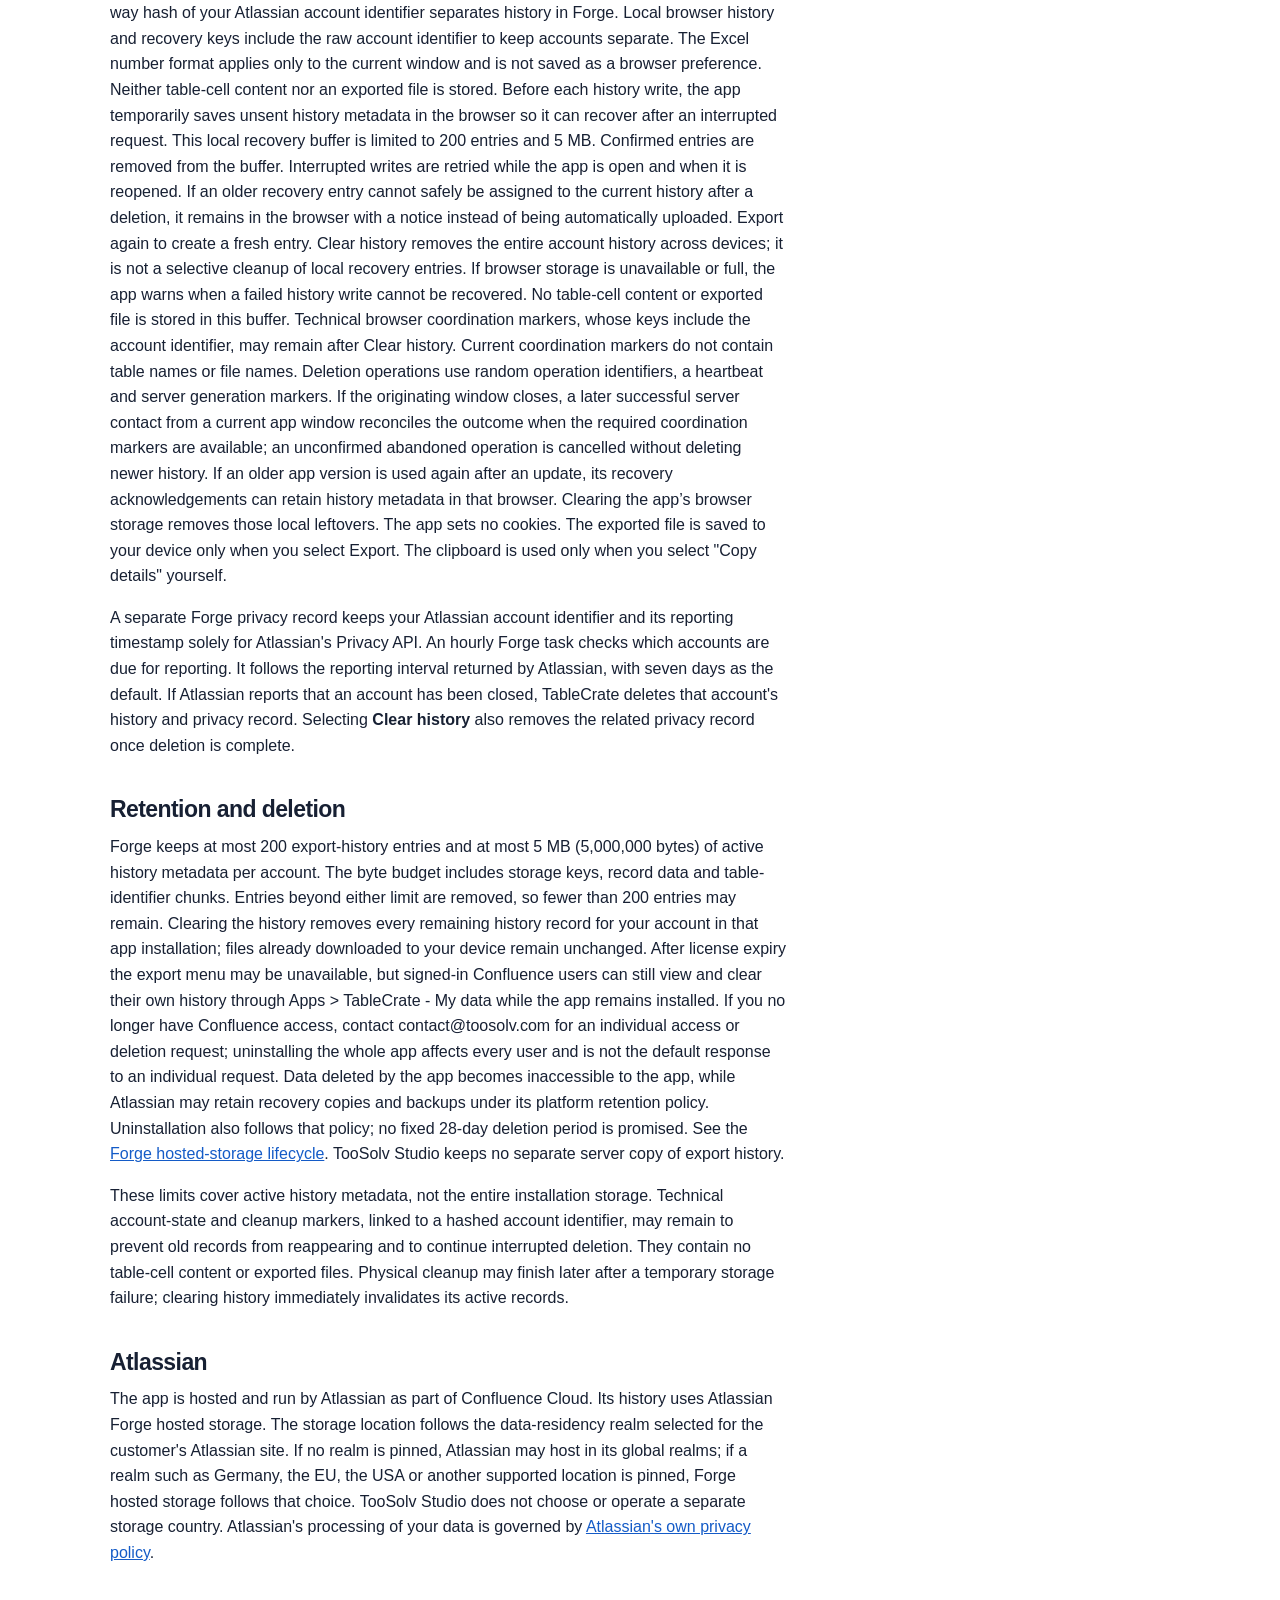
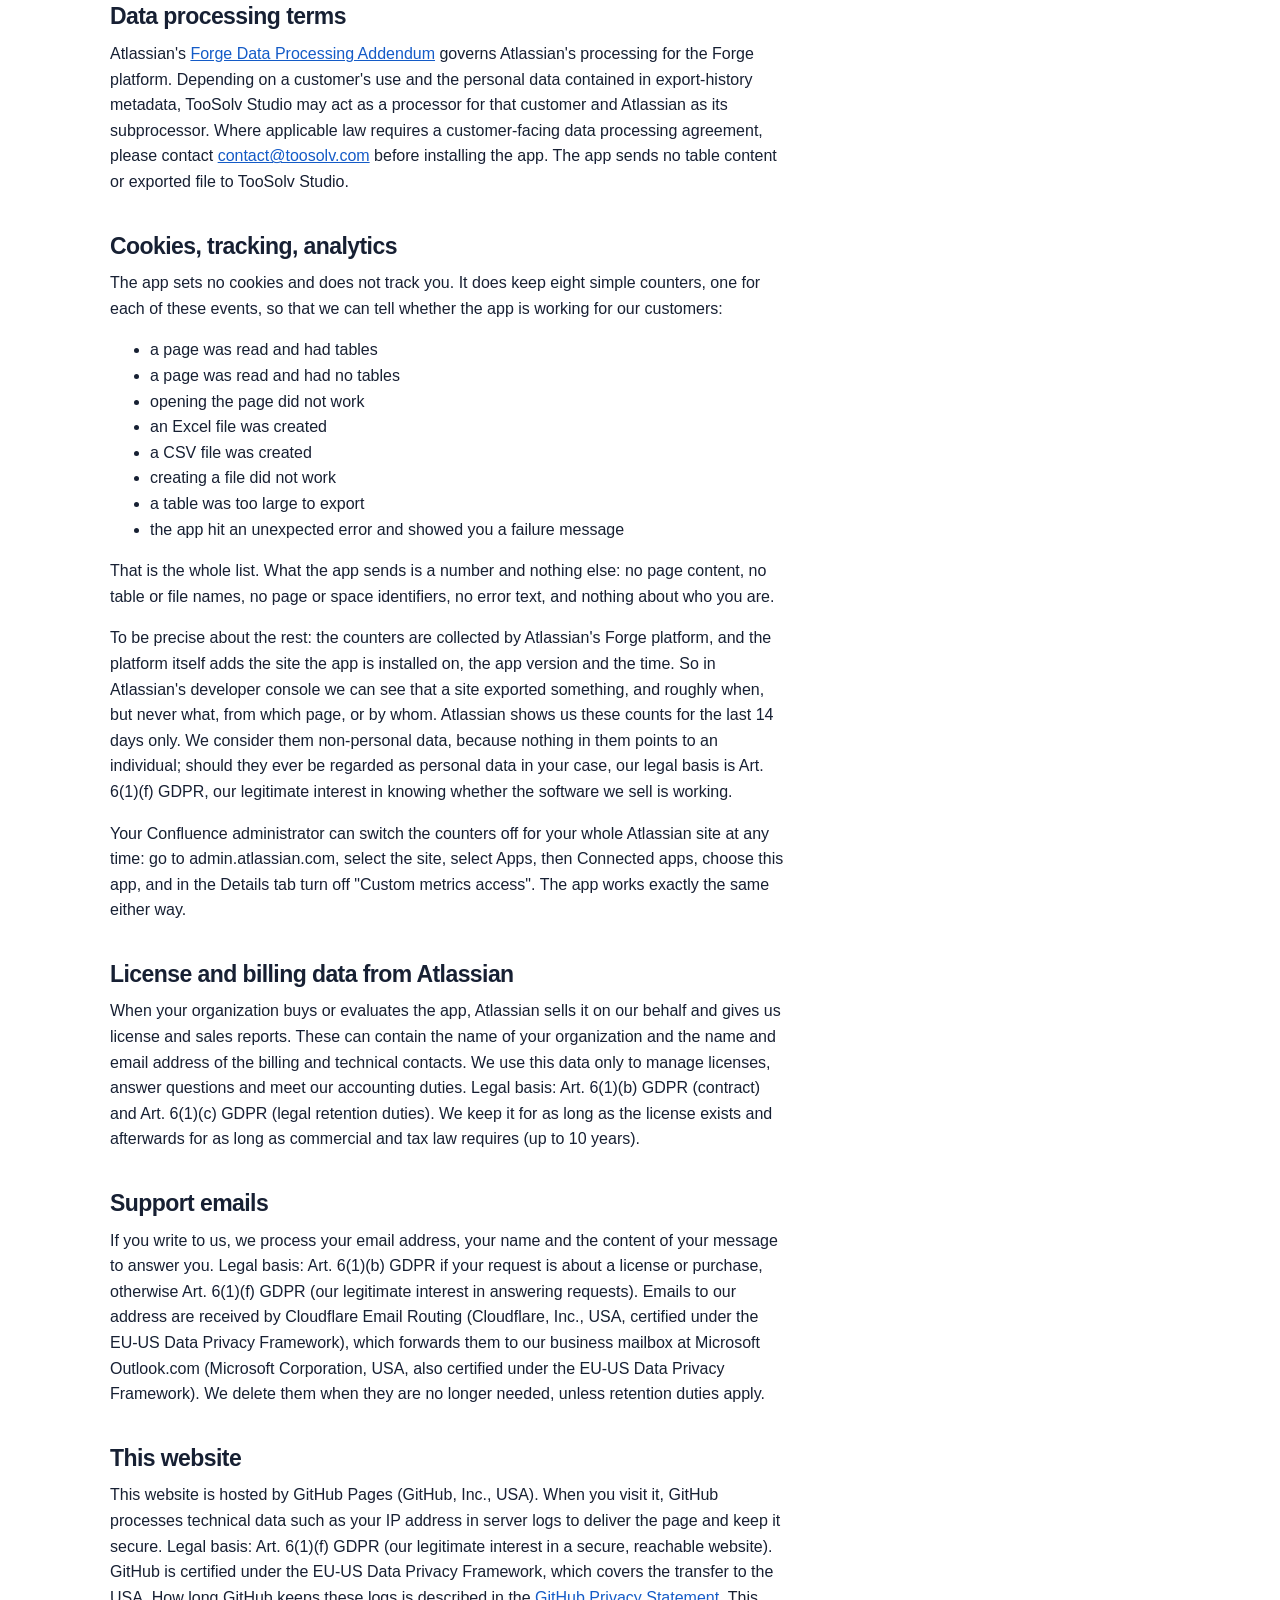
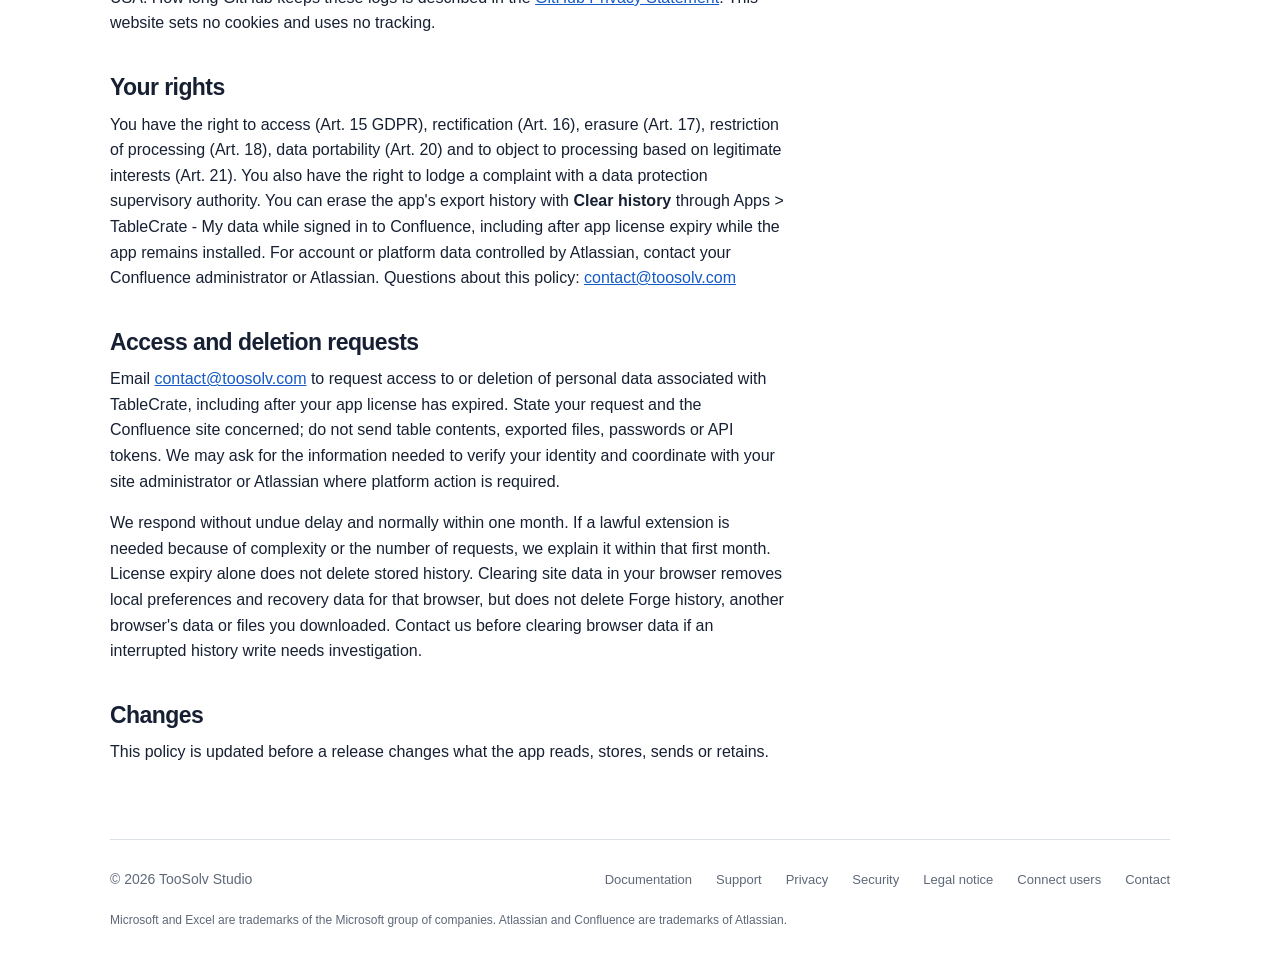
<file: privacy/index.html>
<!doctype html>
<html lang="en">
<head>
  <meta charset="utf-8">
  <meta name="viewport" content="width=device-width, initial-scale=1">
  <meta http-equiv="Content-Security-Policy" content="default-src 'none'; style-src 'self'; img-src 'self' data:; script-src 'none'; connect-src 'none'; font-src 'self'; object-src 'none'; base-uri 'none'; form-action 'none'">
  <meta name="referrer" content="no-referrer">
  <title>Privacy policy · TableCrate: Excel & CSV Export for Confluence</title>
  <meta name="description" content="Privacy policy of TableCrate: Excel & CSV Export for Confluence by TooSolv Studio: table cells stay in the browser and export-history metadata is stored in Atlassian Forge.">
  <link rel="icon" href="../toosolv-studio.png?v=20260926">
  <link rel="stylesheet" href="../style.css?v=20261015a">
</head>
<body>
<a class="skip-link" href="#main-content">Skip to content</a>
<div class="wrap">
  <header class="site">
    <img src="../toosolv-studio.webp?v=20260926" alt="">
    <a href="../">TooSolv Studio</a>
    <nav aria-label="Main">
      <a href="../docs/">Documentation</a>
      <a href="./" aria-current="page">Privacy</a>
      <a href="../security/">Security</a>

    </nav>
  </header>

  <main id="main-content" tabindex="-1">
    <h1>Privacy policy</h1>
    <p class="lead">Last updated: 18 October 2026</p>

    <h2>Who we are</h2>
    <p>TableCrate: Excel & CSV Export for Confluence ("the app") is provided by TooSolv Studio, Ryan-Jamil Rezgaoui (postal address in our <a href="../impressum/">legal notice</a>). Contact: <a href="mailto:contact@toosolv.com">contact@toosolv.com</a>. TooSolv Studio is responsible for the app's processing of personal data described in this policy; Atlassian is responsible for its own platform processing under Atlassian's privacy terms.</p>

    <h2>Summary</h2>
    <p>Page and table content stays in your browser. Table cells and generated files are not stored. Atlassian Forge keeps up to 200 export-history metadata entries and up to 5 MB of active history metadata per account; older entries are removed automatically, and signed-in Confluence users can view and clear their own history through Apps &gt; TableCrate - My data, including after app license expiry while the app remains installed. TooSolv Studio operates no external server for the app.</p>

    <h2>What the app does with your data</h2>
    <ul>
      <li>When you open "Export tables" on a Confluence page, the app reads that page's content through Atlassian's API with <strong>your own permissions</strong>. It can only read what you can already see.</li>
      <li>The tables are turned into an Excel or CSV file <strong>inside your browser</strong> and downloaded to your device.</li>
      <li>No page content or personal data is sent to TooSolv Studio or to an external analytics or hosting service. History remains inside Atlassian Forge. TooSolv Studio operates no servers for this app. The only thing we receive is the counters described below under "Cookies, tracking, analytics".</li>
      <li>For the export history, Atlassian Forge stores the date and time, downloaded file name, export format and delivery mode, included table names, the Confluence page identifier and stable Confluence table identifiers when available. The identifiers prevent "Repeat export" from reading a different page or silently choosing another table after a page edit. The history is separated by app installation and signed-in Atlassian account.</li>
      <li>If an error occurs, the app shows a short diagnostic line: an error code, the app version, the identifier of the Confluence page and your language setting. It offers to copy that line to your clipboard. Whether you send it to us is your decision. If you do, we handle it like any other support message.</li>
      <li>If you select <strong>Help</strong> in an error message, your browser opens our documentation page on this website. Nothing about your Confluence page is sent with it. What the web host logs is described under "This website" below.</li>
      <li>Forge gives app vendors access to server-side app logs for sites where log sharing is enabled. TableCrate does not write page content, table content, file names or export-history records to those logs. Technical errors can appear in your browser console for troubleshooting, but the app does not send that browser-console output to TooSolv Studio. Your administrator can switch Forge log sharing off at any time at admin.atlassian.com under Apps, Connected apps.</li>
    </ul>

    <h2>Data stored in your browser and Atlassian Forge</h2>
    <p>The app stores your quick-start completion, app-language choice, display-theme choice and CSV-separator choice in local browser storage. Forge keeps up to 200 export-history metadata entries and up to 5 MB of active history metadata per account: export date and time, file name, format and delivery mode, included table names, the source page identifier and stable Confluence table identifiers when available. Older entries are removed automatically. A one-way hash of your Atlassian account identifier separates history in Forge. Local browser history and recovery keys include the raw account identifier to keep accounts separate. The Excel number format applies only to the current window and is not saved as a browser preference. Neither table-cell content nor an exported file is stored. Before each history write, the app temporarily saves unsent history metadata in the browser so it can recover after an interrupted request. This local recovery buffer is limited to 200 entries and 5 MB. Confirmed entries are removed from the buffer. Interrupted writes are retried while the app is open and when it is reopened. If an older recovery entry cannot safely be assigned to the current history after a deletion, it remains in the browser with a notice instead of being automatically uploaded. Export again to create a fresh entry. Clear history removes the entire account history across devices; it is not a selective cleanup of local recovery entries. If browser storage is unavailable or full, the app warns when a failed history write cannot be recovered. No table-cell content or exported file is stored in this buffer. Technical browser coordination markers, whose keys include the account identifier, may remain after Clear history. Current coordination markers do not contain table names or file names. Deletion operations use random operation identifiers, a heartbeat and server generation markers. If the originating window closes, a later successful server contact from a current app window reconciles the outcome when the required coordination markers are available; an unconfirmed abandoned operation is cancelled without deleting newer history. If an older app version is used again after an update, its recovery acknowledgements can retain history metadata in that browser. Clearing the app’s browser storage removes those local leftovers. The app sets no cookies. The exported file is saved to your device only when you select Export. The clipboard is used only when you select "Copy details" yourself.</p>
    <p>A separate Forge privacy record keeps your Atlassian account identifier and its reporting timestamp solely for Atlassian's Privacy API. An hourly Forge task checks which accounts are due for reporting. It follows the reporting interval returned by Atlassian, with seven days as the default. If Atlassian reports that an account has been closed, TableCrate deletes that account's history and privacy record. Selecting <strong>Clear history</strong> also removes the related privacy record once deletion is complete.</p>

    <h2>Retention and deletion</h2>
    <p>Forge keeps at most 200 export-history entries and at most 5 MB (5,000,000 bytes) of active history metadata per account. The byte budget includes storage keys, record data and table-identifier chunks. Entries beyond either limit are removed, so fewer than 200 entries may remain. Clearing the history removes every remaining history record for your account in that app installation; files already downloaded to your device remain unchanged. After license expiry the export menu may be unavailable, but signed-in Confluence users can still view and clear their own history through Apps &gt; TableCrate - My data while the app remains installed. If you no longer have Confluence access, contact contact@toosolv.com for an individual access or deletion request; uninstalling the whole app affects every user and is not the default response to an individual request. Data deleted by the app becomes inaccessible to the app, while Atlassian may retain recovery copies and backups under its platform retention policy. Uninstallation also follows that policy; no fixed 28-day deletion period is promised. See the <a href="https://developer.atlassian.com/platform/forge/storage-reference/hosted-storage-data-lifecycle/">Forge hosted-storage lifecycle</a>. TooSolv Studio keeps no separate server copy of export history.</p>
    <p>These limits cover active history metadata, not the entire installation storage. Technical account-state and cleanup markers, linked to a hashed account identifier, may remain to prevent old records from reappearing and to continue interrupted deletion. They contain no table-cell content or exported files. Physical cleanup may finish later after a temporary storage failure; clearing history immediately invalidates its active records.</p>

    <h2>Atlassian</h2>
    <p>The app is hosted and run by Atlassian as part of Confluence Cloud. Its history uses Atlassian Forge hosted storage. The storage location follows the data-residency realm selected for the customer's Atlassian site. If no realm is pinned, Atlassian may host in its global realms; if a realm such as Germany, the EU, the USA or another supported location is pinned, Forge hosted storage follows that choice. TooSolv Studio does not choose or operate a separate storage country. Atlassian's processing of your data is governed by <a href="https://www.atlassian.com/legal/privacy-policy">Atlassian's own privacy policy</a>.</p>

    <h2>Data processing terms</h2>
    <p>Atlassian's <a href="https://developer.atlassian.com/platform/forge/about-the-forge-data-processing-addendum/">Forge Data Processing Addendum</a> governs Atlassian's processing for the Forge platform. Depending on a customer's use and the personal data contained in export-history metadata, TooSolv Studio may act as a processor for that customer and Atlassian as its subprocessor. Where applicable law requires a customer-facing data processing agreement, please contact <a href="mailto:contact@toosolv.com?subject=TableCrate%20DPA">contact@toosolv.com</a> before installing the app. The app sends no table content or exported file to TooSolv Studio.</p>

    <h2>Cookies, tracking, analytics</h2>
    <p>The app sets no cookies and does not track you. It does keep eight simple counters, one for each of these events, so that we can tell whether the app is working for our customers:</p>
    <ul>
      <li>a page was read and had tables</li>
      <li>a page was read and had no tables</li>
      <li>opening the page did not work</li>
      <li>an Excel file was created</li>
      <li>a CSV file was created</li>
      <li>creating a file did not work</li>
      <li>a table was too large to export</li>
      <li>the app hit an unexpected error and showed you a failure message</li>
    </ul>
    <p>That is the whole list. What the app sends is a number and nothing else: no page content, no table or file names, no page or space identifiers, no error text, and nothing about who you are.</p>
    <p>To be precise about the rest: the counters are collected by Atlassian's Forge platform, and the platform itself adds the site the app is installed on, the app version and the time. So in Atlassian's developer console we can see that a site exported something, and roughly when, but never what, from which page, or by whom. Atlassian shows us these counts for the last 14 days only. We consider them non-personal data, because nothing in them points to an individual; should they ever be regarded as personal data in your case, our legal basis is Art. 6(1)(f) GDPR, our legitimate interest in knowing whether the software we sell is working.</p>
    <p>Your Confluence administrator can switch the counters off for your whole Atlassian site at any time: go to admin.atlassian.com, select the site, select Apps, then Connected apps, choose this app, and in the Details tab turn off "Custom metrics access". The app works exactly the same either way.</p>

    <h2>License and billing data from Atlassian</h2>
    <p>When your organization buys or evaluates the app, Atlassian sells it on our behalf and gives us license and sales reports. These can contain the name of your organization and the name and email address of the billing and technical contacts. We use this data only to manage licenses, answer questions and meet our accounting duties. Legal basis: Art. 6(1)(b) GDPR (contract) and Art. 6(1)(c) GDPR (legal retention duties). We keep it for as long as the license exists and afterwards for as long as commercial and tax law requires (up to 10 years).</p>

    <h2>Support emails</h2>
    <p>If you write to us, we process your email address, your name and the content of your message to answer you. Legal basis: Art. 6(1)(b) GDPR if your request is about a license or purchase, otherwise Art. 6(1)(f) GDPR (our legitimate interest in answering requests). Emails to our address are received by Cloudflare Email Routing (Cloudflare, Inc., USA, certified under the EU-US Data Privacy Framework), which forwards them to our business mailbox at Microsoft Outlook.com (Microsoft Corporation, USA, also certified under the EU-US Data Privacy Framework). We delete them when they are no longer needed, unless retention duties apply.</p>

    <h2>This website</h2>
    <p>This website is hosted by GitHub Pages (GitHub, Inc., USA). When you visit it, GitHub processes technical data such as your IP address in server logs to deliver the page and keep it secure. Legal basis: Art. 6(1)(f) GDPR (our legitimate interest in a secure, reachable website). GitHub is certified under the EU-US Data Privacy Framework, which covers the transfer to the USA. How long GitHub keeps these logs is described in the <a href="https://docs.github.com/en/site-policy/privacy-policies/github-general-privacy-statement">GitHub Privacy Statement</a>. This website sets no cookies and uses no tracking.</p>

    <h2>Your rights</h2>
    <p>You have the right to access (Art. 15 GDPR), rectification (Art. 16), erasure (Art. 17), restriction of processing (Art. 18), data portability (Art. 20) and to object to processing based on legitimate interests (Art. 21). You also have the right to lodge a complaint with a data protection supervisory authority. You can erase the app's export history with <strong>Clear history</strong> through Apps &gt; TableCrate - My data while signed in to Confluence, including after app license expiry while the app remains installed. For account or platform data controlled by Atlassian, contact your Confluence administrator or Atlassian. Questions about this policy: <a href="mailto:contact@toosolv.com">contact@toosolv.com</a></p>

    <h2 id="privacy-requests">Access and deletion requests</h2>
    <p>Email <a href="mailto:contact@toosolv.com?subject=TableCrate%20privacy%20request">contact@toosolv.com</a> to request access to or deletion of personal data associated with TableCrate, including after your app license has expired. State your request and the Confluence site concerned; do not send table contents, exported files, passwords or API tokens. We may ask for the information needed to verify your identity and coordinate with your site administrator or Atlassian where platform action is required.</p>
    <p>We respond without undue delay and normally within one month. If a lawful extension is needed because of complexity or the number of requests, we explain it within that first month. License expiry alone does not delete stored history. Clearing site data in your browser removes local preferences and recovery data for that browser, but does not delete Forge history, another browser's data or files you downloaded. Contact us before clearing browser data if an interrupted history write needs investigation.</p>

    <h2>Changes</h2>
    <p>This policy is updated before a release changes what the app reads, stores, sends or retains.</p>
  </main>

  <footer class="site-footer"><div class="footer-inner"><span class="copyright">© 2026 TooSolv Studio</span><nav class="footer-links" aria-label="Footer"><a href="/docs/">Documentation</a><a href="/support/">Support</a><a href="/privacy/">Privacy</a><a href="/security/">Security</a><a href="/impressum/">Legal notice</a><a href="/connect/">Connect users</a><a href="mailto:contact@toosolv.com">Contact</a></nav></div><p class="footer-trademark">Microsoft and Excel are trademarks of the Microsoft group of companies. Atlassian and Confluence are trademarks of Atlassian.</p></footer>
</div>
</body>
</html>
</file>
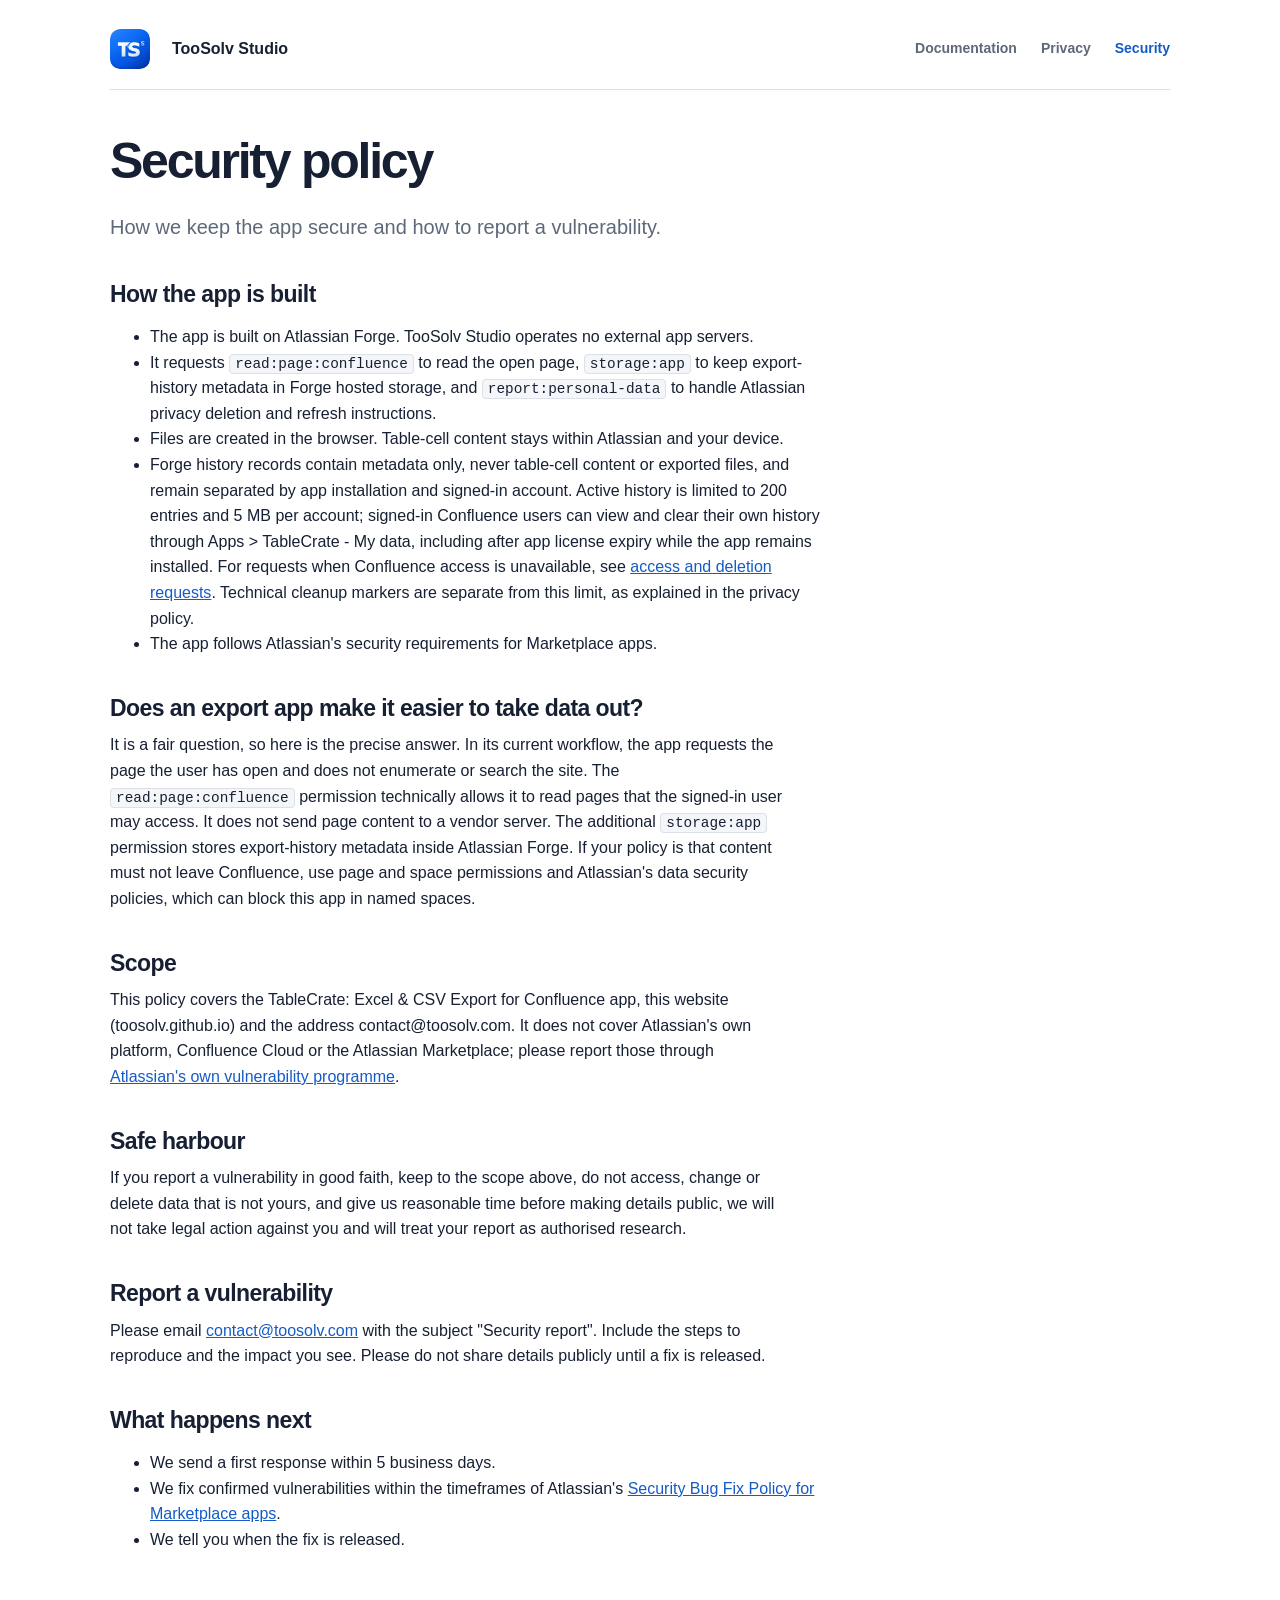
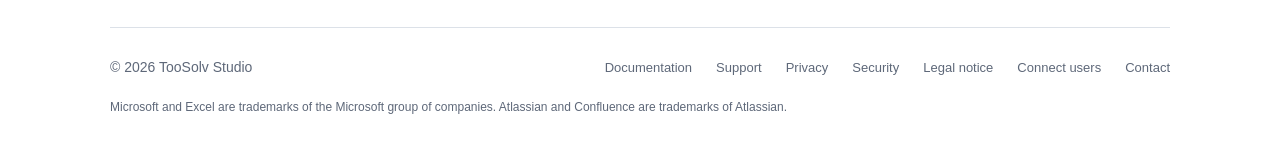
<file: security/index.html>
<!doctype html>
<html lang="en">
<head>
  <meta charset="utf-8">
  <meta name="viewport" content="width=device-width, initial-scale=1">
  <meta http-equiv="Content-Security-Policy" content="default-src 'none'; style-src 'self'; img-src 'self' data:; script-src 'none'; connect-src 'none'; font-src 'self'; object-src 'none'; base-uri 'none'; form-action 'none'">
  <meta name="referrer" content="no-referrer">
  <title>Security policy · TableCrate: Excel & CSV Export for Confluence</title>
  <meta name="description" content="Security policy of TableCrate: Excel & CSV Export for Confluence: how the app is built and how to report a vulnerability to TooSolv Studio.">
  <link rel="icon" href="../toosolv-studio.png?v=20260926">
  <link rel="stylesheet" href="../style.css?v=20261015a">
</head>
<body>
<a class="skip-link" href="#main-content">Skip to content</a>
<div class="wrap">
  <header class="site">
    <img src="../toosolv-studio.webp?v=20260926" alt="">
    <a href="../">TooSolv Studio</a>
    <nav aria-label="Main">
      <a href="../docs/">Documentation</a>
      <a href="../privacy/">Privacy</a>
      <a href="./" aria-current="page">Security</a>

    </nav>
  </header>

  <main id="main-content" tabindex="-1">
    <h1>Security policy</h1>
    <p class="lead">How we keep the app secure and how to report a vulnerability.</p>

    <h2>How the app is built</h2>
    <ul>
      <li>The app is built on Atlassian Forge. TooSolv Studio operates no external app servers.</li>
      <li>It requests <code>read:page:confluence</code> to read the open page, <code>storage:app</code> to keep export-history metadata in Forge hosted storage, and <code>report:personal-data</code> to handle Atlassian privacy deletion and refresh instructions.</li>
      <li>Files are created in the browser. Table-cell content stays within Atlassian and your device.</li>
      <li>Forge history records contain metadata only, never table-cell content or exported files, and remain separated by app installation and signed-in account. Active history is limited to 200 entries and 5 MB per account; signed-in Confluence users can view and clear their own history through Apps &gt; TableCrate - My data, including after app license expiry while the app remains installed. For requests when Confluence access is unavailable, see <a href="../privacy/#privacy-requests">access and deletion requests</a>. Technical cleanup markers are separate from this limit, as explained in the privacy policy.</li>
      <li>The app follows Atlassian's security requirements for Marketplace apps.</li>
    </ul>

    <h2>Does an export app make it easier to take data out?</h2>
    <p>It is a fair question, so here is the precise answer. In its current workflow, the app requests the page the user has open and does not enumerate or search the site. The <code>read:page:confluence</code> permission technically allows it to read pages that the signed-in user may access. It does not send page content to a vendor server. The additional <code>storage:app</code> permission stores export-history metadata inside Atlassian Forge. If your policy is that content must not leave Confluence, use page and space permissions and Atlassian's data security policies, which can block this app in named spaces.</p>

    <h2>Scope</h2>
    <p>This policy covers the TableCrate: Excel & CSV Export for Confluence app, this website (toosolv.github.io) and the address contact@toosolv.com. It does not cover Atlassian's own platform, Confluence Cloud or the Atlassian Marketplace; please report those through <a href="https://bugcrowd.com/atlassian">Atlassian's own vulnerability programme</a>.</p>

    <h2>Safe harbour</h2>
    <p>If you report a vulnerability in good faith, keep to the scope above, do not access, change or delete data that is not yours, and give us reasonable time before making details public, we will not take legal action against you and will treat your report as authorised research.</p>

    <h2>Report a vulnerability</h2>
    <p>Please email <a href="mailto:contact@toosolv.com?subject=Security%20report%3A%20TableCrate">contact@toosolv.com</a> with the subject "Security report". Include the steps to reproduce and the impact you see. Please do not share details publicly until a fix is released.</p>

    <h2>What happens next</h2>
    <ul>
      <li>We send a first response within 5 business days.</li>
      <li>We fix confirmed vulnerabilities within the timeframes of Atlassian's <a href="https://developer.atlassian.com/platform/marketplace/security-bugfix-policy/">Security Bug Fix Policy for Marketplace apps</a>.</li>
      <li>We tell you when the fix is released.</li>
    </ul>
  </main>

  <footer class="site-footer"><div class="footer-inner"><span class="copyright">© 2026 TooSolv Studio</span><nav class="footer-links" aria-label="Footer"><a href="/docs/">Documentation</a><a href="/support/">Support</a><a href="/privacy/">Privacy</a><a href="/security/">Security</a><a href="/impressum/">Legal notice</a><a href="/connect/">Connect users</a><a href="mailto:contact@toosolv.com">Contact</a></nav></div><p class="footer-trademark">Microsoft and Excel are trademarks of the Microsoft group of companies. Atlassian and Confluence are trademarks of Atlassian.</p></footer>
</div>
</body>
</html>
</file>
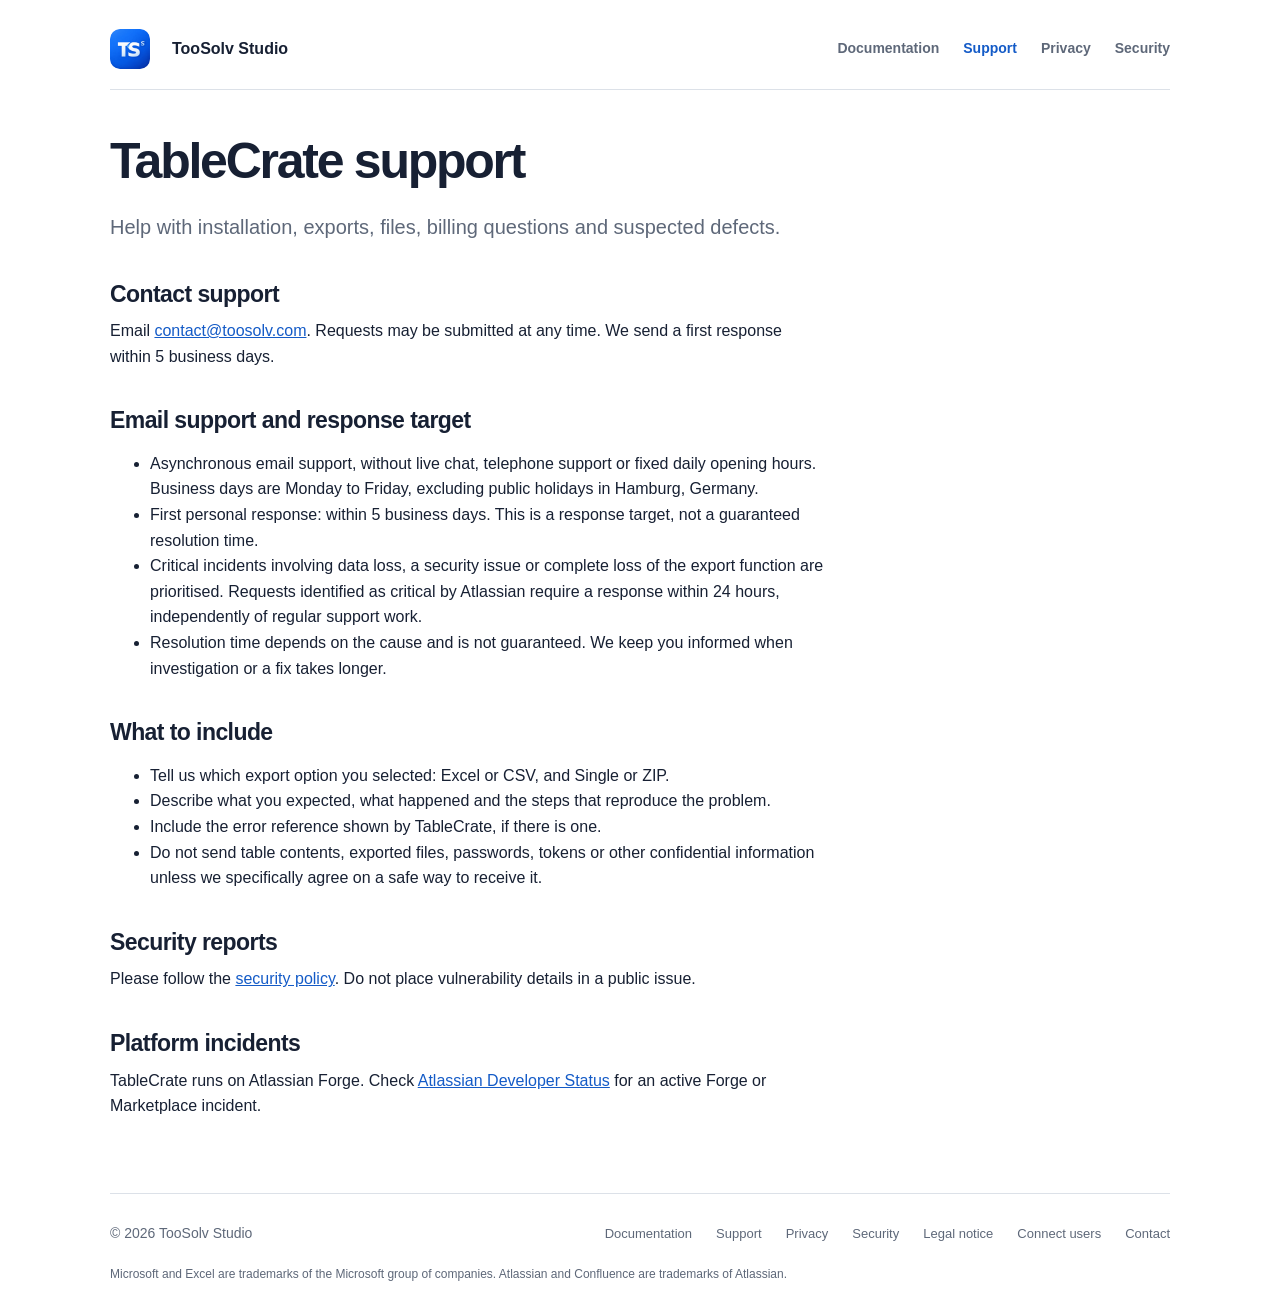
<file: support/index.html>
<!doctype html>
<html lang="en">
<head>
  <meta charset="utf-8">
  <meta name="viewport" content="width=device-width, initial-scale=1">
  <meta http-equiv="Content-Security-Policy" content="default-src 'none'; style-src 'self'; img-src 'self' data:; script-src 'none'; connect-src 'none'; font-src 'self'; object-src 'none'; base-uri 'none'; form-action 'none'">
  <meta name="referrer" content="no-referrer">
  <title>Support · TableCrate: Excel & CSV Export for Confluence</title>
  <meta name="description" content="Email support, response targets and contact options for TableCrate: Excel & CSV Export for Confluence.">
  <link rel="icon" href="../toosolv-studio.png?v=20260926">
  <link rel="stylesheet" href="../style.css?v=20261015a">
</head>
<body>
<a class="skip-link" href="#main-content">Skip to content</a>
<div class="wrap">
  <header class="site">
    <img src="../toosolv-studio.webp?v=20260926" alt="">
    <a href="../">TooSolv Studio</a>
    <nav aria-label="Main">
      <a href="../docs/">Documentation</a>
      <a href="./" aria-current="page">Support</a>
      <a href="../privacy/">Privacy</a>
      <a href="../security/">Security</a>
    </nav>
  </header>

  <main id="main-content" tabindex="-1">
    <h1>TableCrate support</h1>
    <p class="lead">Help with installation, exports, files, billing questions and suspected defects.</p>

    <h2>Contact support</h2>
    <p>Email <a href="mailto:contact@toosolv.com?subject=TableCrate%20support">contact@toosolv.com</a>. Requests may be submitted at any time. We send a first response within 5 business days.</p>

    <h2>Email support and response target</h2>
    <ul>
      <li>Asynchronous email support, without live chat, telephone support or fixed daily opening hours. Business days are Monday to Friday, excluding public holidays in Hamburg, Germany.</li>
      <li>First personal response: within 5 business days. This is a response target, not a guaranteed resolution time.</li>
      <li>Critical incidents involving data loss, a security issue or complete loss of the export function are prioritised. Requests identified as critical by Atlassian require a response within 24 hours, independently of regular support work.</li>
      <li>Resolution time depends on the cause and is not guaranteed. We keep you informed when investigation or a fix takes longer.</li>
    </ul>

    <h2>What to include</h2>
    <ul>
      <li>Tell us which export option you selected: Excel or CSV, and Single or ZIP.</li>
      <li>Describe what you expected, what happened and the steps that reproduce the problem.</li>
      <li>Include the error reference shown by TableCrate, if there is one.</li>
      <li>Do not send table contents, exported files, passwords, tokens or other confidential information unless we specifically agree on a safe way to receive it.</li>
    </ul>

    <h2>Security reports</h2>
    <p>Please follow the <a href="../security/">security policy</a>. Do not place vulnerability details in a public issue.</p>

    <h2>Platform incidents</h2>
    <p>TableCrate runs on Atlassian Forge. Check <a href="https://developer.status.atlassian.com/">Atlassian Developer Status</a> for an active Forge or Marketplace incident.</p>
  </main>

  <footer class="site-footer"><div class="footer-inner"><span class="copyright">© 2026 TooSolv Studio</span><nav class="footer-links" aria-label="Footer"><a href="/docs/">Documentation</a><a href="/support/">Support</a><a href="/privacy/">Privacy</a><a href="/security/">Security</a><a href="/impressum/">Legal notice</a><a href="/connect/">Connect users</a><a href="mailto:contact@toosolv.com">Contact</a></nav></div><p class="footer-trademark">Microsoft and Excel are trademarks of the Microsoft group of companies. Atlassian and Confluence are trademarks of Atlassian.</p></footer>
</div>
</body>
</html>
</file>
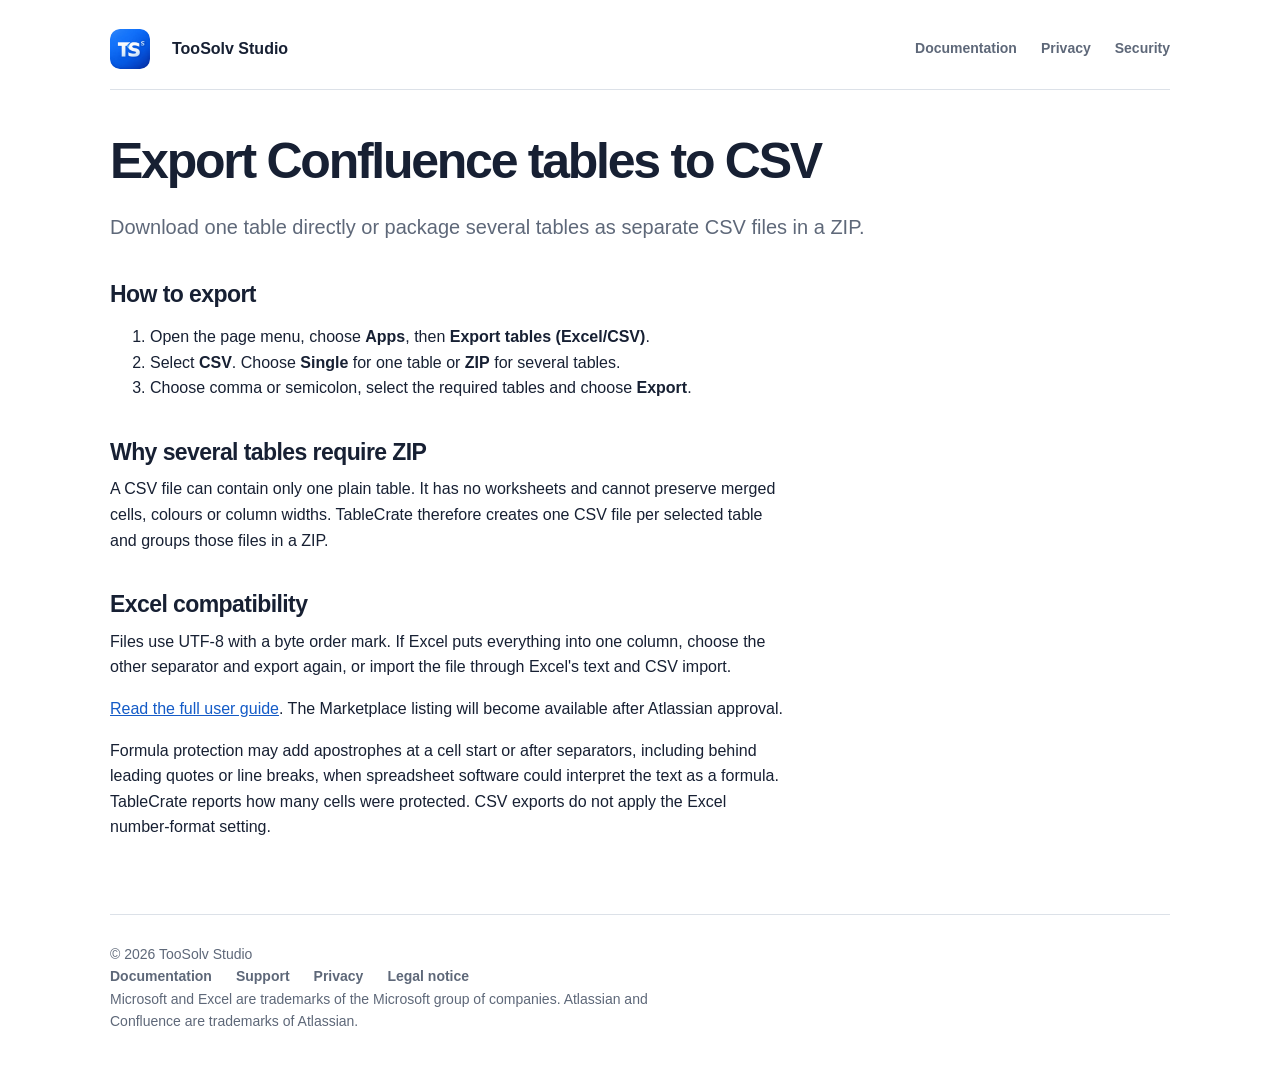
<file: docs/csv-export/index.html>
<!doctype html>
<html lang="en">
<head>
  <meta charset="utf-8">
  <meta name="viewport" content="width=device-width, initial-scale=1">
  <meta http-equiv="Content-Security-Policy" content="default-src 'none'; style-src 'self'; img-src 'self' data:; script-src 'none'; connect-src 'none'; font-src 'self'; object-src 'none'; base-uri 'none'; form-action 'none'">
  <meta name="referrer" content="no-referrer">
  <title>Export Confluence tables to CSV | TableCrate</title>
  <meta name="description" content="Export a Confluence table as CSV or package several tables as separate CSV files in a ZIP with comma or semicolon separators.">
  <link rel="icon" href="../../toosolv-studio.png?v=20260926">
  <link rel="stylesheet" href="../../style.css?v=20261015a">
</head>
<body>
<a class="skip-link" href="#main-content">Skip to content</a><div class="wrap">
  <header class="site"><img src="../../toosolv-studio.webp?v=20260926" alt=""><a href="../../">TooSolv Studio</a><nav aria-label="Main"><a href="../">Documentation</a><a href="../../privacy/">Privacy</a><a href="../../security/">Security</a></nav></header>
  <main id="main-content" tabindex="-1">
    <h1>Export Confluence tables to CSV</h1>
    <p class="lead">Download one table directly or package several tables as separate CSV files in a ZIP.</p>
    <h2>How to export</h2>
    <ol><li>Open the page menu, choose <strong>Apps</strong>, then <strong>Export tables (Excel/CSV)</strong>.</li><li>Select <strong>CSV</strong>. Choose <strong>Single</strong> for one table or <strong>ZIP</strong> for several tables.</li><li>Choose comma or semicolon, select the required tables and choose <strong>Export</strong>.</li></ol>
    <h2>Why several tables require ZIP</h2>
    <p>A CSV file can contain only one plain table. It has no worksheets and cannot preserve merged cells, colours or column widths. TableCrate therefore creates one CSV file per selected table and groups those files in a ZIP.</p>
    <h2>Excel compatibility</h2>
    <p>Files use UTF-8 with a byte order mark. If Excel puts everything into one column, choose the other separator and export again, or import the file through Excel's text and CSV import.</p>
    <p><a href="../">Read the full user guide</a>. The Marketplace listing will become available after Atlassian approval.</p>
  <p>Formula protection may add apostrophes at a cell start or after separators, including behind leading quotes or line breaks, when spreadsheet software could interpret the text as a formula. TableCrate reports how many cells were protected. CSV exports do not apply the Excel number-format setting.</p>
</main>
  <footer><span>© 2026 TooSolv Studio</span><nav aria-label="Footer"><a href="../">Documentation</a><a href="../../support/">Support</a><a href="../../privacy/">Privacy</a><a href="../../impressum/">Legal notice</a></nav><p>Microsoft and Excel are trademarks of the Microsoft group of companies. Atlassian and Confluence are trademarks of Atlassian.</p></footer>
</div></body></html>
</file>
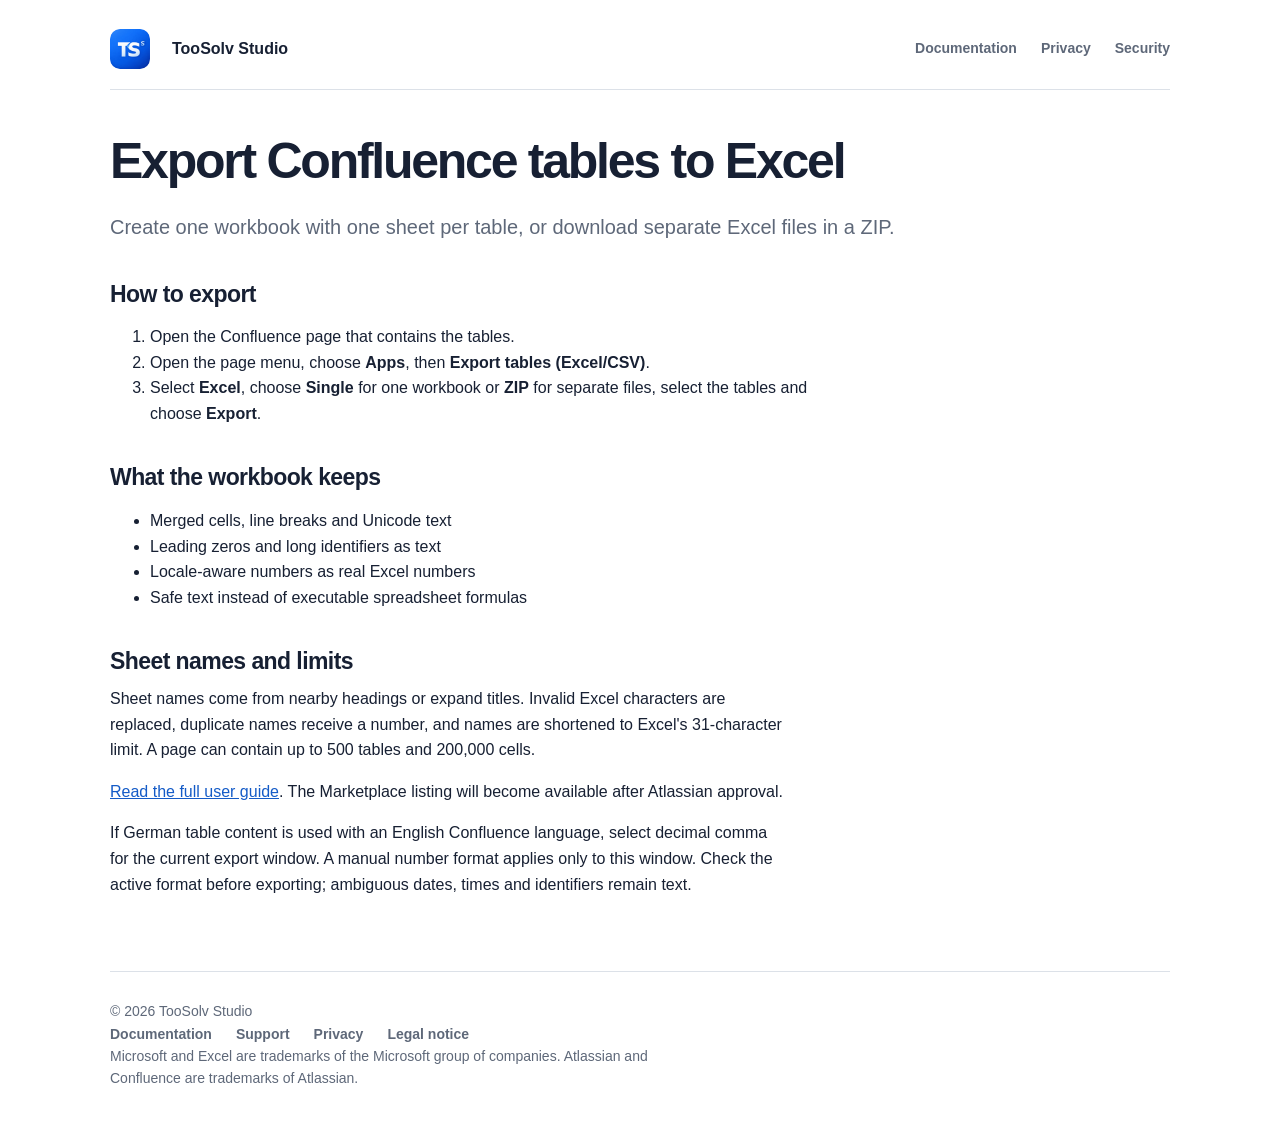
<file: docs/excel-export/index.html>
<!doctype html>
<html lang="en">
<head>
  <meta charset="utf-8">
  <meta name="viewport" content="width=device-width, initial-scale=1">
  <meta http-equiv="Content-Security-Policy" content="default-src 'none'; style-src 'self'; img-src 'self' data:; script-src 'none'; connect-src 'none'; font-src 'self'; object-src 'none'; base-uri 'none'; form-action 'none'">
  <meta name="referrer" content="no-referrer">
  <title>Export Confluence tables to Excel | TableCrate</title>
  <meta name="description" content="Export one or many Confluence tables to an Excel workbook while keeping merged cells, line breaks, leading zeros and locale-aware numbers.">
  <link rel="icon" href="../../toosolv-studio.png?v=20260926">
  <link rel="stylesheet" href="../../style.css?v=20261015a">
</head>
<body>
<a class="skip-link" href="#main-content">Skip to content</a><div class="wrap">
  <header class="site"><img src="../../toosolv-studio.webp?v=20260926" alt=""><a href="../../">TooSolv Studio</a><nav aria-label="Main"><a href="../">Documentation</a><a href="../../privacy/">Privacy</a><a href="../../security/">Security</a></nav></header>
  <main id="main-content" tabindex="-1">
    <h1>Export Confluence tables to Excel</h1>
    <p class="lead">Create one workbook with one sheet per table, or download separate Excel files in a ZIP.</p>
    <h2>How to export</h2>
    <ol><li>Open the Confluence page that contains the tables.</li><li>Open the page menu, choose <strong>Apps</strong>, then <strong>Export tables (Excel/CSV)</strong>.</li><li>Select <strong>Excel</strong>, choose <strong>Single</strong> for one workbook or <strong>ZIP</strong> for separate files, select the tables and choose <strong>Export</strong>.</li></ol>
    <h2>What the workbook keeps</h2>
    <ul><li>Merged cells, line breaks and Unicode text</li><li>Leading zeros and long identifiers as text</li><li>Locale-aware numbers as real Excel numbers</li><li>Safe text instead of executable spreadsheet formulas</li></ul>
    <h2>Sheet names and limits</h2>
    <p>Sheet names come from nearby headings or expand titles. Invalid Excel characters are replaced, duplicate names receive a number, and names are shortened to Excel's 31-character limit. A page can contain up to 500 tables and 200,000 cells.</p>
    <p><a href="../">Read the full user guide</a>. The Marketplace listing will become available after Atlassian approval.</p>
  <p>If German table content is used with an English Confluence language, select decimal comma for the current export window. A manual number format applies only to this window. Check the active format before exporting; ambiguous dates, times and identifiers remain text.</p>
</main>
  <footer><span>© 2026 TooSolv Studio</span><nav aria-label="Footer"><a href="../">Documentation</a><a href="../../support/">Support</a><a href="../../privacy/">Privacy</a><a href="../../impressum/">Legal notice</a></nav><p>Microsoft and Excel are trademarks of the Microsoft group of companies. Atlassian and Confluence are trademarks of Atlassian.</p></footer>
</div></body></html>
</file>
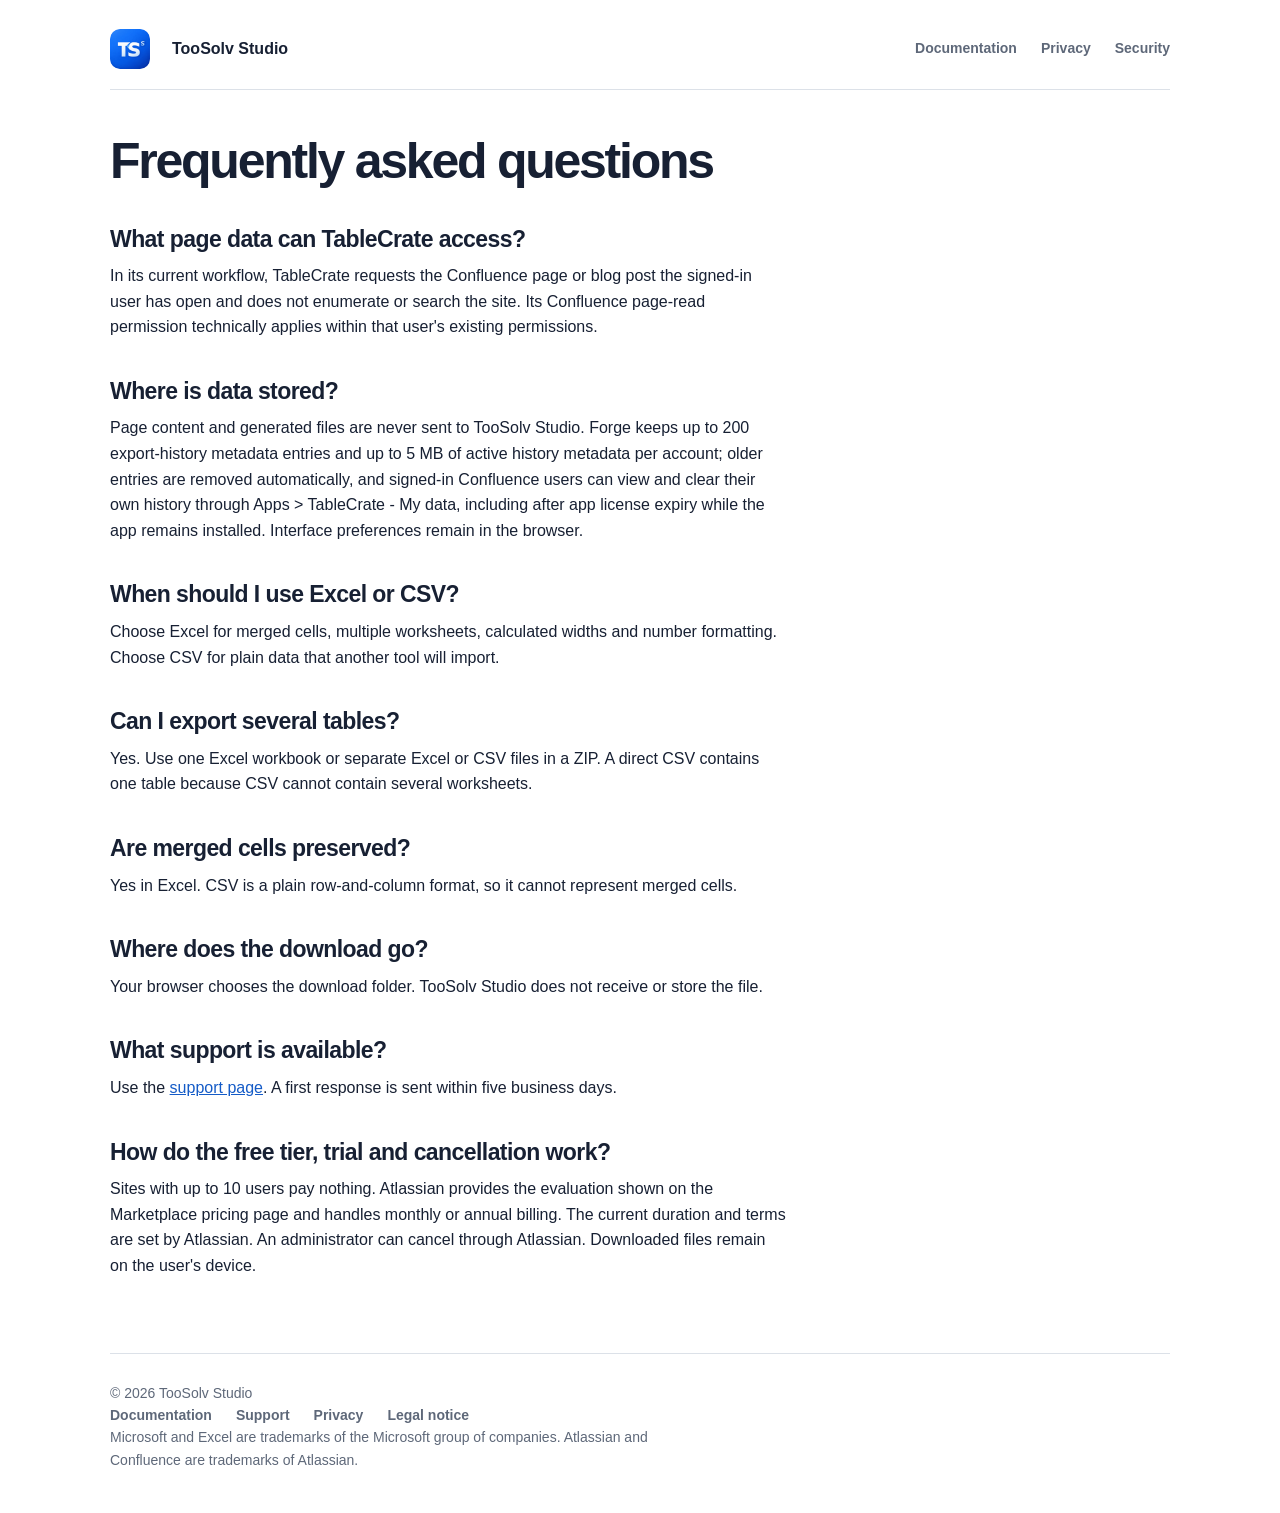
<file: docs/faq/index.html>
<!doctype html>
<html lang="en">
<head>
  <meta charset="utf-8">
  <meta name="viewport" content="width=device-width, initial-scale=1">
  <meta http-equiv="Content-Security-Policy" content="default-src 'none'; style-src 'self'; img-src 'self' data:; script-src 'none'; connect-src 'none'; font-src 'self'; object-src 'none'; base-uri 'none'; form-action 'none'">
  <meta name="referrer" content="no-referrer">
  <title>TableCrate FAQ | Privacy, export and billing</title>
  <meta name="description" content="Answers about TableCrate data access, Forge storage, Excel and CSV exports, merged cells, multiple tables, downloads, support, trials and cancellation.">
  <link rel="icon" href="../../toosolv-studio.png?v=20260926">
  <link rel="stylesheet" href="../../style.css?v=20261015a">
</head>
<body>
<a class="skip-link" href="#main-content">Skip to content</a><div class="wrap">
  <header class="site"><img src="../../toosolv-studio.webp?v=20260926" alt=""><a href="../../">TooSolv Studio</a><nav aria-label="Main"><a href="../">Documentation</a><a href="../../privacy/">Privacy</a><a href="../../security/">Security</a></nav></header>
  <main id="main-content" tabindex="-1">
    <h1>Frequently asked questions</h1>
    <h2>What page data can TableCrate access?</h2><p>In its current workflow, TableCrate requests the Confluence page or blog post the signed-in user has open and does not enumerate or search the site. Its Confluence page-read permission technically applies within that user's existing permissions.</p>
    <h2>Where is data stored?</h2><p>Page content and generated files are never sent to TooSolv Studio. Forge keeps up to 200 export-history metadata entries and up to 5 MB of active history metadata per account; older entries are removed automatically, and signed-in Confluence users can view and clear their own history through Apps &gt; TableCrate - My data, including after app license expiry while the app remains installed. Interface preferences remain in the browser.</p>
    <h2>When should I use Excel or CSV?</h2><p>Choose Excel for merged cells, multiple worksheets, calculated widths and number formatting. Choose CSV for plain data that another tool will import.</p>
    <h2>Can I export several tables?</h2><p>Yes. Use one Excel workbook or separate Excel or CSV files in a ZIP. A direct CSV contains one table because CSV cannot contain several worksheets.</p>
    <h2>Are merged cells preserved?</h2><p>Yes in Excel. CSV is a plain row-and-column format, so it cannot represent merged cells.</p>
    <h2>Where does the download go?</h2><p>Your browser chooses the download folder. TooSolv Studio does not receive or store the file.</p>
    <h2>What support is available?</h2><p>Use the <a href="../../support/">support page</a>. A first response is sent within five business days.</p>
    <h2>How do the free tier, trial and cancellation work?</h2><p>Sites with up to 10 users pay nothing. Atlassian provides the evaluation shown on the Marketplace pricing page and handles monthly or annual billing. The current duration and terms are set by Atlassian. An administrator can cancel through Atlassian. Downloaded files remain on the user's device.</p>
  </main>
  <footer><span>© 2026 TooSolv Studio</span><nav aria-label="Footer"><a href="../">Documentation</a><a href="../../support/">Support</a><a href="../../privacy/">Privacy</a><a href="../../impressum/">Legal notice</a></nav><p>Microsoft and Excel are trademarks of the Microsoft group of companies. Atlassian and Confluence are trademarks of Atlassian.</p></footer>
</div></body></html>
</file>
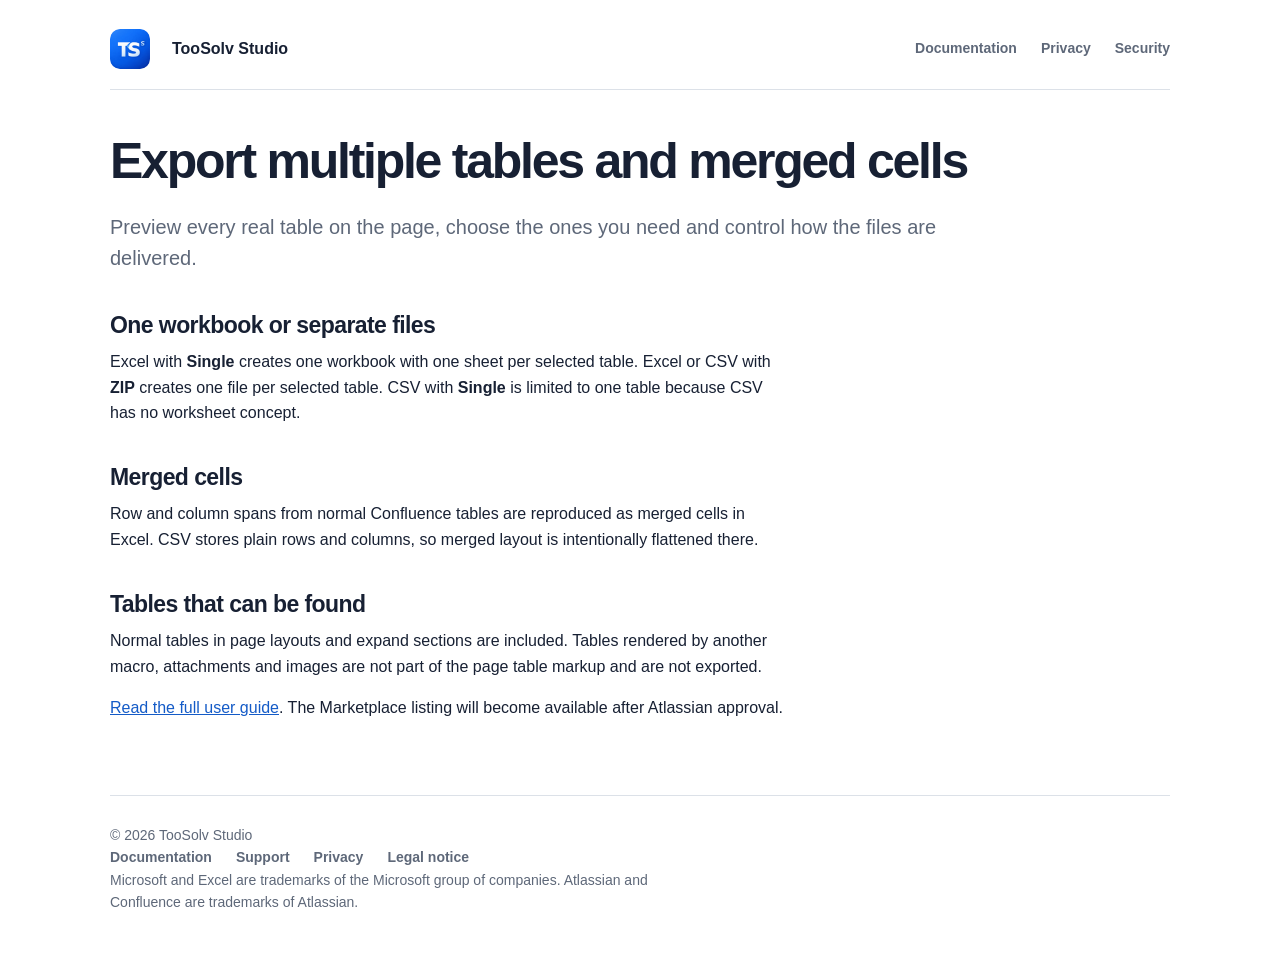
<file: docs/multiple-tables/index.html>
<!doctype html>
<html lang="en">
<head>
  <meta charset="utf-8">
  <meta name="viewport" content="width=device-width, initial-scale=1">
  <meta http-equiv="Content-Security-Policy" content="default-src 'none'; style-src 'self'; img-src 'self' data:; script-src 'none'; connect-src 'none'; font-src 'self'; object-src 'none'; base-uri 'none'; form-action 'none'">
  <meta name="referrer" content="no-referrer">
  <title>Export multiple Confluence tables and merged cells | TableCrate</title>
  <meta name="description" content="Preview and select multiple Confluence tables, export them in one Excel workbook or a ZIP, and keep merged cells in Excel.">
  <link rel="icon" href="../../toosolv-studio.png?v=20260926">
  <link rel="stylesheet" href="../../style.css?v=20261015a">
</head>
<body>
<a class="skip-link" href="#main-content">Skip to content</a><div class="wrap">
  <header class="site"><img src="../../toosolv-studio.webp?v=20260926" alt=""><a href="../../">TooSolv Studio</a><nav aria-label="Main"><a href="../">Documentation</a><a href="../../privacy/">Privacy</a><a href="../../security/">Security</a></nav></header>
  <main id="main-content" tabindex="-1">
    <h1>Export multiple tables and merged cells</h1>
    <p class="lead">Preview every real table on the page, choose the ones you need and control how the files are delivered.</p>
    <h2>One workbook or separate files</h2>
    <p>Excel with <strong>Single</strong> creates one workbook with one sheet per selected table. Excel or CSV with <strong>ZIP</strong> creates one file per selected table. CSV with <strong>Single</strong> is limited to one table because CSV has no worksheet concept.</p>
    <h2>Merged cells</h2>
    <p>Row and column spans from normal Confluence tables are reproduced as merged cells in Excel. CSV stores plain rows and columns, so merged layout is intentionally flattened there.</p>
    <h2>Tables that can be found</h2>
    <p>Normal tables in page layouts and expand sections are included. Tables rendered by another macro, attachments and images are not part of the page table markup and are not exported.</p>
    <p><a href="../">Read the full user guide</a>. The Marketplace listing will become available after Atlassian approval.</p>
  </main>
  <footer><span>© 2026 TooSolv Studio</span><nav aria-label="Footer"><a href="../">Documentation</a><a href="../../support/">Support</a><a href="../../privacy/">Privacy</a><a href="../../impressum/">Legal notice</a></nav><p>Microsoft and Excel are trademarks of the Microsoft group of companies. Atlassian and Confluence are trademarks of Atlassian.</p></footer>
</div></body></html>
</file>
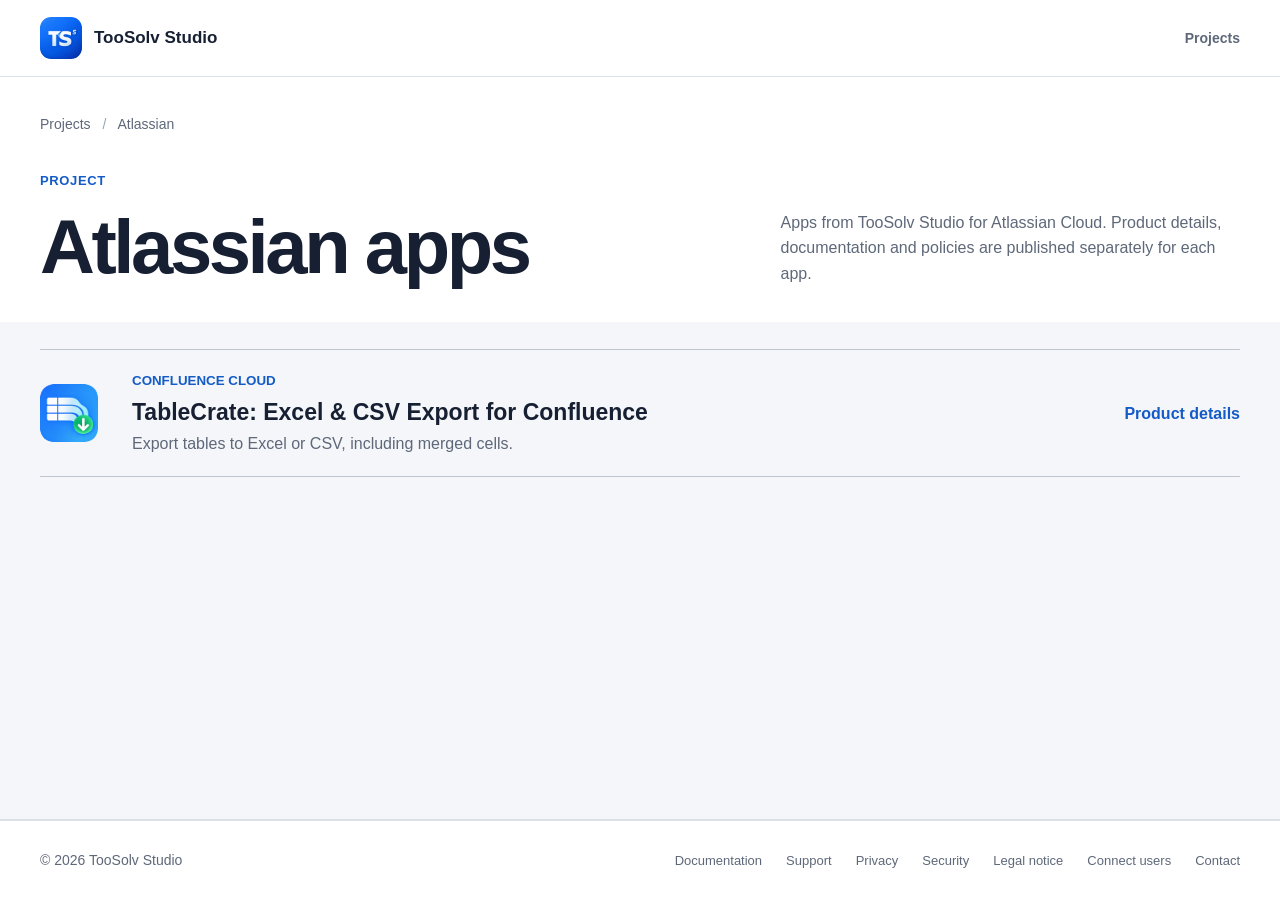
<file: projects/atlassian/index.html>
<!doctype html>
<html lang="en">
<head>
  <meta charset="utf-8">
  <meta name="viewport" content="width=device-width, initial-scale=1">
  <meta http-equiv="Content-Security-Policy" content="default-src 'none'; style-src 'self'; img-src 'self' data:; script-src 'self'; connect-src 'none'; font-src 'self'; object-src 'none'; base-uri 'none'; form-action 'none'">
  <meta name="referrer" content="no-referrer">
  <title>Atlassian apps · TooSolv Studio</title>
  <meta name="description" content="Atlassian apps developed by TooSolv Studio.">
  <link rel="icon" href="../../toosolv-studio.png?v=20260926">
  <link rel="stylesheet" href="../../style.css?v=20261015a">
  <script src="/directory.js?v=20260923e" defer></script>
</head>
<body class="directory-page">
<a class="skip-link" href="#main-content">Skip to content</a>
<header class="topbar"><div class="wide"><a class="brand" href="../../"><img src="../../toosolv-studio.webp?v=20260926" alt=""><span>TooSolv Studio</span></a><nav aria-label="Main"><a href="../../#projects">Projects</a></nav></div></header>
<main id="main-content" tabindex="-1" class="home-main">
  <div class="wide page-head">
    <p class="crumb"><a href="../../">Projects</a> <span>/</span> Atlassian</p>
    <div class="page-title"><div><p class="label">Project</p><h1>Atlassian apps</h1></div><p>Apps from TooSolv Studio for Atlassian Cloud. Product details, documentation and policies are published separately for each app.</p></div>
  </div>
  <section class="projects-block compact"><div class="wide">
    <a class="project-row app-row" href="table-export-for-confluence/">
      <img src="../../icon.webp" alt="">
      <span class="project-copy"><small>Confluence Cloud</small><strong>TableCrate: Excel & CSV Export for Confluence</strong><span>Export tables to Excel or CSV, including merged cells.</span></span>
      <span class="row-action">Product details</span>
    </a>
  </div></section>
</main>
<footer class="site-footer"><div class="footer-inner"><span class="copyright">© 2026 TooSolv Studio</span><nav class="footer-links" aria-label="Footer"><a href="/docs/">Documentation</a><a href="/support/">Support</a><a href="/privacy/">Privacy</a><a href="/security/">Security</a><a href="/impressum/">Legal notice</a><a href="/connect/">Connect users</a><a href="mailto:contact@toosolv.com">Contact</a></nav></div></footer>
<dialog class="more-dialog" aria-labelledby="more-title">
  <div class="dialog-heading"><h2 id="more-title">More Atlassian apps</h2><button type="button" class="dialog-close" aria-label="Close" autofocus>×</button></div>
  <div class="dialog-items"></div>
</dialog>
</body>
</html>
</file>
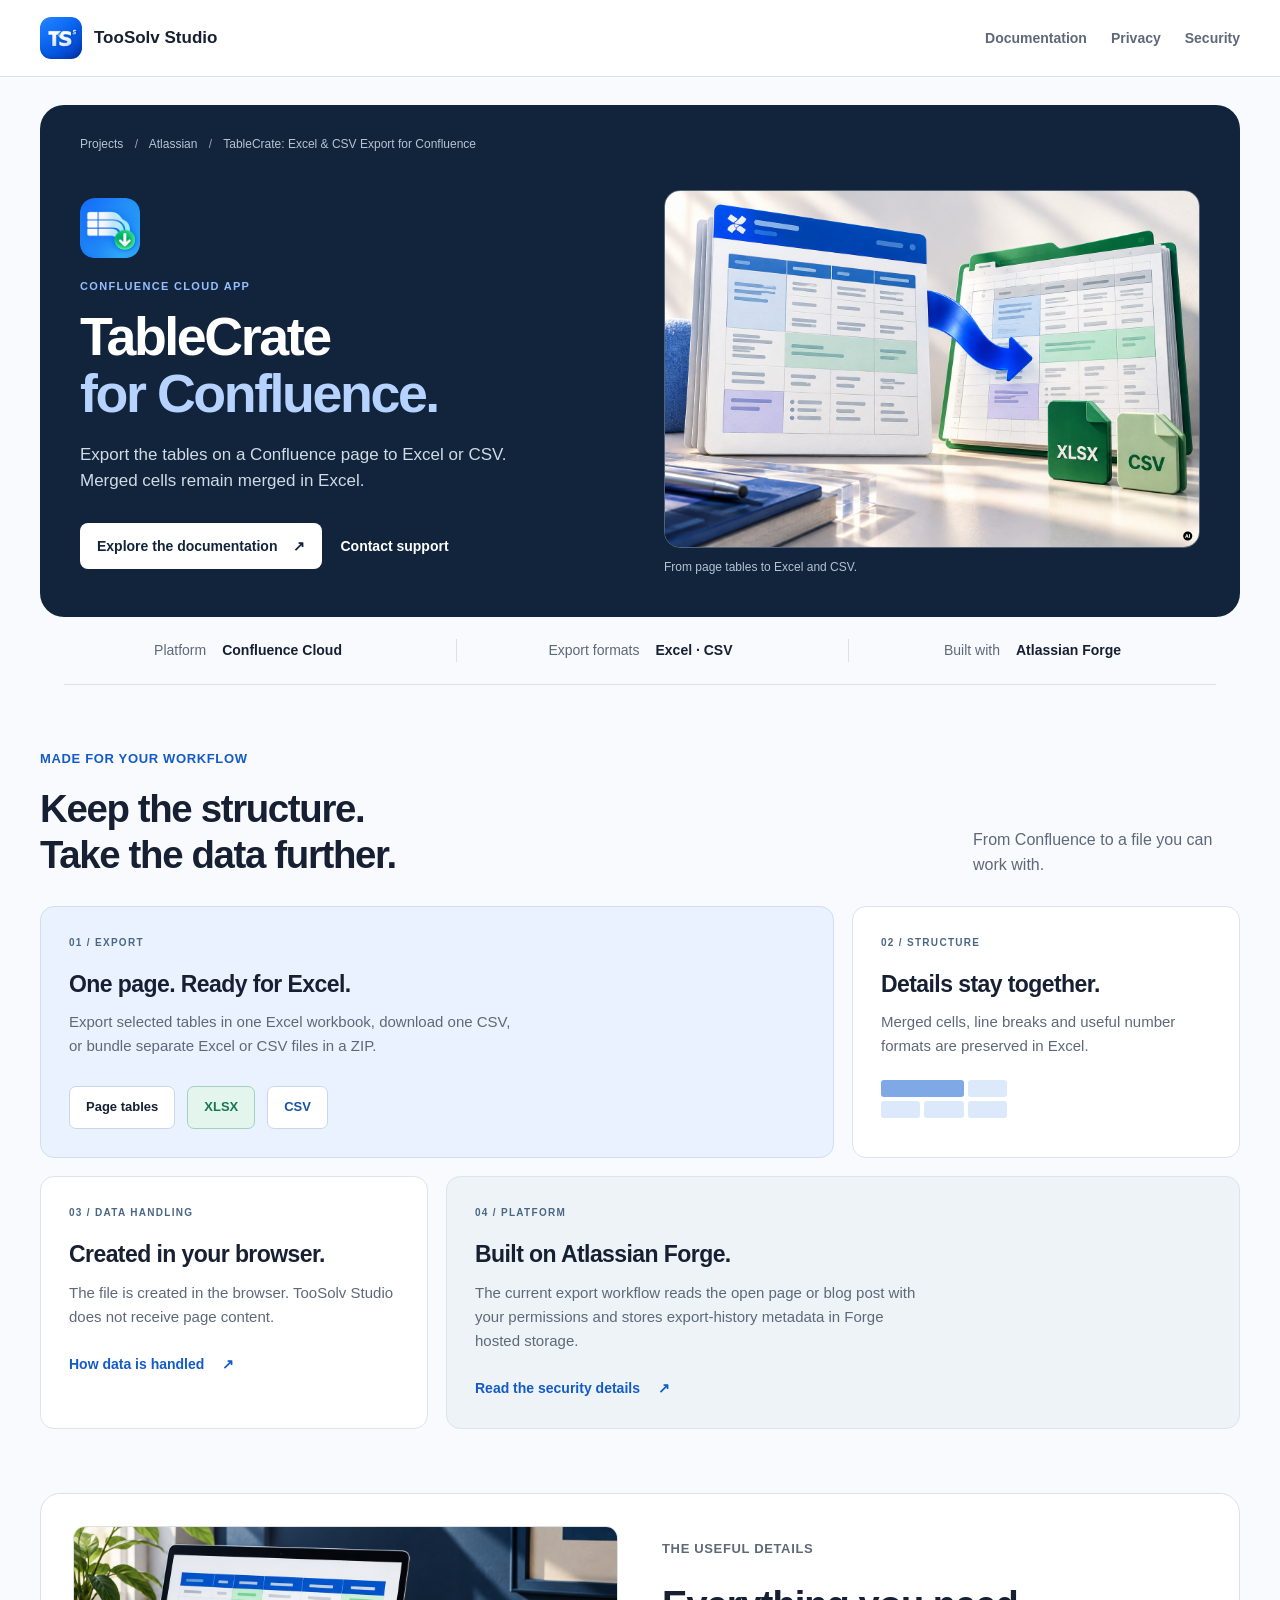
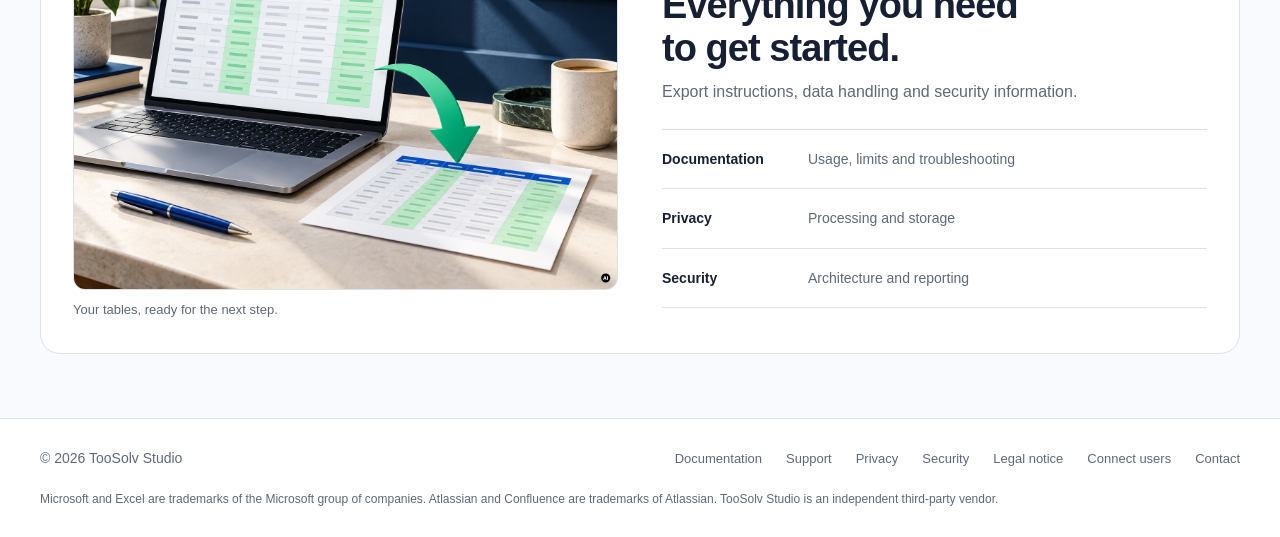
<file: projects/atlassian/table-export-for-confluence/index.html>
<!doctype html>
<html lang="en">
<head>
  <meta charset="utf-8">
  <meta name="viewport" content="width=device-width, initial-scale=1">
  <meta http-equiv="Content-Security-Policy" content="default-src 'none'; style-src 'self'; img-src 'self' data:; script-src 'none'; connect-src 'none'; font-src 'self'; object-src 'none'; base-uri 'none'; form-action 'none'">
  <meta name="referrer" content="no-referrer">
  <title>TableCrate: Excel & CSV Export for Confluence · TooSolv Studio</title>
  <meta name="description" content="Export Confluence tables to Excel and CSV. Built by TooSolv Studio on Atlassian Forge.">
  <link rel="icon" href="../../../icon.png">
  <link rel="stylesheet" href="../../../style.css?v=20261015a">
</head>
<body class="app-page">
<a class="skip-link" href="#main-content">Skip to content</a>
<header class="topbar"><div class="wide"><a class="brand" href="../../../"><img src="../../../toosolv-studio.webp?v=20260926" alt=""><span>TooSolv Studio</span></a><nav aria-label="App navigation"><a href="../../../docs/">Documentation</a><a href="../../../privacy/">Privacy</a><a href="../../../security/">Security</a></nav></div></header>
<main id="main-content" tabindex="-1">
  <div class="wide page-head product-head">
    <p class="crumb"><a href="../../../">Projects</a> <span>/</span> <a href="../">Atlassian</a> <span>/</span> TableCrate: Excel & CSV Export for Confluence</p>
    <div class="product-overview"><div><div class="product-title">
      <img src="../../../icon.webp" alt="">
      <div><p class="label">Confluence Cloud app</p><h1>TableCrate<br><span>for Confluence.</span></h1><p class="lead">Export the tables on a Confluence page to Excel or CSV. Merged cells remain merged in Excel.</p></div>
    </div>
    <div class="product-actions"><a class="primary-link" href="../../../docs/">Explore the documentation <span aria-hidden="true">↗</span></a><a class="plain-link" href="mailto:contact@toosolv.com">Contact support</a></div></div><figure class="app-visual"><div class="app-visual-frame"><img class="illustration" src="/table-export-visual.webp" alt="Illustration of a document table being exported into spreadsheet files." width="1536" height="1024"><span class="ai-image-label" title="AI-generated illustration"><img src="/ai-badge-original.png" alt="AI-generated illustration" width="14" height="14"></span></div><figcaption>From page tables to Excel and CSV.</figcaption></figure></div>
  </div>

  <div class="wide app-facts"><aside class="product-summary" aria-label="App overview"><h2 class="sr-only">At a glance</h2><dl><div><dt>Platform</dt><dd>Confluence Cloud</dd></div><div><dt>Export formats</dt><dd>Excel · CSV</dd></div><div><dt>Built with</dt><dd>Atlassian Forge</dd></div></dl></aside></div>
  <section class="product-details" aria-labelledby="features-title">
    <div class="wide feature-heading"><div><p class="label">Made for your workflow</p><h2 id="features-title">Keep the structure.<br>Take the data further.</h2></div><p>From Confluence to a file you can work with.</p></div>
    <div class="wide details-grid feature-grid">
      <article class="feature-export"><span class="feature-index">01 / EXPORT</span><h3>One page. Ready for Excel.</h3><p>Export selected tables in one Excel workbook, download one CSV, or bundle separate Excel or CSV files in a ZIP.</p><div class="format-flow" aria-hidden="true"><span>Page tables</span><span class="format-xlsx">XLSX</span><span class="format-csv">CSV</span></div></article>
      <article><span class="feature-index">02 / STRUCTURE</span><h3>Details stay together.</h3><p>Merged cells, line breaks and useful number formats are preserved in Excel.</p><div class="structure-preview" aria-hidden="true"><i></i><i></i><i></i><i></i><i></i></div></article>
      <article><span class="feature-index">03 / DATA HANDLING</span><h3>Created in your browser.</h3><p>The file is created in the browser. TooSolv Studio does not receive page content.</p><a class="feature-link" href="../../../privacy/">How data is handled <span aria-hidden="true">↗</span></a></article>
      <article class="feature-forge"><span class="feature-index">04 / PLATFORM</span><h3>Built on Atlassian Forge.</h3><p>The current export workflow reads the open page or blog post with your permissions and stores export-history metadata in Forge hosted storage.</p><a class="feature-link" href="../../../security/">Read the security details <span aria-hidden="true">↗</span></a></article>
    </div>
  </section>

  <section class="review-links"><div class="wide"><figure class="app-visual"><div class="app-visual-frame"><img class="illustration" src="/browser-export-visual.webp" alt="Illustration of a table being downloaded from a browser to a file." width="1536" height="1024"><span class="ai-image-label" title="AI-generated illustration"><img src="/ai-badge-original.png" alt="AI-generated illustration" width="14" height="14"></span></div><figcaption>Your tables, ready for the next step.</figcaption></figure><div class="app-resources"><p class="label">The useful details</p><h2>Everything you need<br>to get started.</h2><p>Export instructions, data handling and security information.</p><a href="../../../docs/"><strong>Documentation</strong><span>Usage, limits and troubleshooting</span></a><a href="../../../privacy/"><strong>Privacy</strong><span>Processing and storage</span></a><a href="../../../security/"><strong>Security</strong><span>Architecture and reporting</span></a></div></div></section>
</main>
<footer class="site-footer"><div class="footer-inner"><span class="copyright">© 2026 TooSolv Studio</span><nav class="footer-links" aria-label="Footer"><a href="/docs/">Documentation</a><a href="/support/">Support</a><a href="/privacy/">Privacy</a><a href="/security/">Security</a><a href="/impressum/">Legal notice</a><a href="/connect/">Connect users</a><a href="mailto:contact@toosolv.com">Contact</a></nav></div><p class="footer-trademark">Microsoft and Excel are trademarks of the Microsoft group of companies. Atlassian and Confluence are trademarks of Atlassian. TooSolv Studio is an independent third-party vendor.</p></footer>
</body>
</html>
</file>
<file: style.css>
:root {
  --ink: #172033;
  --muted: #5e6879;
  --blue: #145bc7;
  --blue-dark: #0d4399;
  --line: #dce1e8;
  --panel: #f4f6f9;
  --white: #fff;
  --page: #fff;
  color-scheme: light;
}
* { box-sizing: border-box; }
html { scroll-behavior: smooth; }
body { margin: 0; background: var(--page); color: var(--ink); font: 16px/1.6 -apple-system, BlinkMacSystemFont, "Segoe UI", Arial, sans-serif; }
.wide { width: min(1380px, calc(100% - 80px)); margin-inline: auto; }
.topbar { border-bottom: 1px solid var(--line); background: var(--white); }
.topbar .wide { min-height: 76px; display: flex; align-items: center; gap: 30px; }
.brand { display: inline-flex; align-items: center; gap: 12px; color: var(--ink); font-size: 17px; font-weight: 720; text-decoration: none; }
.brand img { width: 42px; height: 42px; border-radius: 11px; }
nav { display: flex; flex-wrap: wrap; gap: 24px; margin-left: auto; }
nav a { color: var(--muted); font-size: 14px; font-weight: 650; text-decoration: none; }
nav a:hover, nav a:focus-visible, nav a[aria-current="page"] { color: var(--blue); }
a { color: var(--blue); }
h1, h2, p { margin-top: 0; }
h1 { max-width: 17ch; margin-bottom: 24px; font-size: clamp(42px, 5.2vw, 72px); line-height: 1.03; letter-spacing: -.045em; }
h2 { margin-bottom: 10px; font-size: 28px; line-height: 1.2; letter-spacing: -.025em; }
.lead { max-width: 66ch; color: var(--muted); font-size: 20px; line-height: 1.55; }
.label { margin-bottom: 16px; color: var(--blue); font-size: 13px; font-weight: 750; letter-spacing: .05em; text-transform: uppercase; }
.home-intro { display: grid; grid-template-columns: minmax(0, 1.65fr) minmax(300px, .7fr); gap: 8vw; align-items: center; min-height: 540px; padding-block: 72px; }
.intro-copy { max-width: 850px; }
.text-link { display: inline-block; margin-top: 20px; font-weight: 700; text-decoration: none; }
.studio-facts { padding: 30px; border-top: 4px solid var(--blue); background: var(--panel); }
.studio-facts h2 { font-size: 22px; }
.studio-facts dl { margin: 22px 0 0; }
.studio-facts dl div { display: grid; grid-template-columns: 90px 1fr; gap: 20px; padding: 13px 0; border-top: 1px solid var(--line); }
.studio-facts dt { color: var(--muted); font-size: 14px; }
.studio-facts dd { margin: 0; font-weight: 650; }
.projects-block, .product-details { padding-block: 72px; background: var(--panel); border-block: 1px solid var(--line); }
.projects-block.compact { padding-block: 56px 100px; border-top: 0; }
.section-title, .page-title { display: grid; grid-template-columns: minmax(300px, 1fr) minmax(300px, .75fr); gap: 10vw; align-items: end; margin-bottom: 34px; }
.section-title h2 { margin: 0; font-size: 34px; }
.section-title > p, .page-title > p { max-width: 600px; margin: 0; color: var(--muted); }
.project-row { display: grid; grid-template-columns: 66px minmax(0, 1fr) auto; gap: 26px; align-items: center; padding: 30px 0; border-top: 1px solid #bec6d2; border-bottom: 1px solid #bec6d2; color: var(--ink); text-decoration: none; }
.project-row:hover .row-action, .project-row:focus-visible .row-action { color: var(--blue-dark); text-decoration: underline; text-underline-offset: 4px; }
.project-letter { display: grid; place-items: center; width: 58px; height: 58px; border-radius: 13px; background: var(--blue); color: white; font-size: 27px; font-weight: 800; }
.project-row img { width: 58px; height: 58px; border-radius: 13px; }
.project-copy { display: flex; flex-direction: column; }
.project-copy small { margin-bottom: 2px; color: var(--blue); font-weight: 700; text-transform: uppercase; }
.project-copy strong { font-size: 23px; }
.project-copy > span { color: var(--muted); }
.row-action { color: var(--blue); font-weight: 700; }
.page-head { min-height: 410px; padding-block: 46px 70px; }
.crumb { margin-bottom: 76px; color: var(--muted); font-size: 14px; }
.crumb a { color: var(--muted); text-decoration: none; }
.crumb span { padding-inline: 8px; color: #9aa3b1; }
.page-title h1 { margin: 0; font-size: clamp(46px, 6vw, 76px); }
.product-head { min-height: 520px; }
.product-title { display: flex; align-items: flex-start; gap: 30px; }
.product-title > img { width: 104px; height: 104px; border-radius: 24px; }
.product-title h1 { max-width: 19ch; font-size: clamp(44px, 5.5vw, 70px); }
.product-actions { display: flex; flex-wrap: wrap; gap: 14px 28px; margin: 32px 0 0 134px; }
.primary-link { padding: 11px 17px; border-radius: 7px; background: var(--blue); color: white; font-weight: 700; text-decoration: none; }
.primary-link:hover, .primary-link:focus-visible { background: var(--blue-dark); }
.plain-link { align-self: center; font-weight: 650; text-decoration: none; }
.details-grid { display: grid; grid-template-columns: repeat(4, 1fr); }
.details-grid article { min-height: 190px; padding: 8px 28px 8px 0; }
.details-grid article + article { padding-left: 28px; border-left: 1px solid #c8cfda; }
.details-grid h2 { font-size: 20px; }
.details-grid p { color: var(--muted); }
.review-links { padding-block: 80px; }
.review-links .wide { display: grid; grid-template-columns: .7fr 1.3fr; gap: 8vw; }
.review-links h2 { font-size: 31px; }
.review-links .wide > div { display: grid; }
.review-links a { display: grid; grid-template-columns: 170px 1fr; gap: 30px; padding: 18px 0; border-top: 1px solid var(--line); color: var(--ink); text-decoration: none; }
.review-links a:last-child { border-bottom: 1px solid var(--line); }
.review-links a span { color: var(--muted); }
footer { padding-block: 28px; border-top: 1px solid var(--line); color: var(--muted); font-size: 14px; }
footer .wide { display: flex; justify-content: space-between; gap: 24px; }
footer a { color: var(--muted); }
footer .trademark { display: block; margin-top: 16px; font-size: 12px; }

/* Existing documentation and policy pages */
.wrap { width: min(1060px, calc(100% - 48px)); margin-inline: auto; padding-block: 26px 64px; }
header.site { min-height: 64px; display: flex; align-items: center; gap: 22px; padding-bottom: 18px; margin-bottom: 46px; border-bottom: 1px solid var(--line); }
header.site > a:first-of-type { display: inline-flex; align-items: center; gap: 11px; color: var(--ink); font-weight: 720; text-decoration: none; }
header.site img { width: 40px; height: 40px; border-radius: 10px; }
header.site nav { margin-left: auto; }
.wrap h1 { max-width: none; font-size: clamp(34px, 5vw, 50px); }
.wrap h2 { margin-top: 38px; font-size: 23px; }
.wrap p, .wrap li { max-width: 76ch; }
table { width: 100%; margin: 14px 0; border-collapse: collapse; font-size: 15px; }
th, td { padding: 9px 10px; border-bottom: 1px solid var(--line); text-align: left; vertical-align: top; }
th { color: var(--muted); }
.table-scroll { overflow-x: auto; }
code, kbd { padding: 1px 5px; border: 1px solid var(--line); border-radius: 4px; background: var(--panel); font: .9em "Cascadia Code", Consolas, monospace; }
.cards { display: grid; grid-template-columns: repeat(auto-fit, minmax(210px, 1fr)); gap: 12px; margin-top: 24px; }
.cards a { padding: 16px; border: 1px solid var(--line); color: var(--ink); text-decoration: none; }
.cards strong, .cards span { display: block; }
.cards strong { color: var(--blue); }
.cards span { color: var(--muted); font-size: 14px; }
.wrap footer { margin-top: 58px; }
.sr-only { position: absolute; width: 1px; height: 1px; overflow: hidden; clip-path: inset(50%); white-space: nowrap; }

@media (max-width: 900px) {
  .wide { width: min(100% - 40px, 760px); }
  .home-intro { grid-template-columns: 1fr; min-height: auto; gap: 50px; }
  .studio-facts { max-width: 520px; }
  .section-title, .page-title, .review-links .wide { grid-template-columns: 1fr; gap: 16px; }
  .details-grid { grid-template-columns: repeat(2, 1fr); }
  .details-grid article:nth-child(3) { padding-left: 0; border-left: 0; }
  .project-row { grid-template-columns: 58px 1fr; }
  .row-action { grid-column: 2; }
}
@media (max-width: 600px) {
  .wide { width: calc(100% - 30px); }
  .topbar .wide, header.site { flex-wrap: wrap; padding-block: 13px; }
  nav, header.site nav { width: 100%; margin-left: 0; gap: 16px; }
  h1 { font-size: 42px; }
  .home-intro { padding-block: 52px; }
  .projects-block, .product-details { padding-block: 50px; }
  .page-head { padding-top: 30px; }
  .crumb { margin-bottom: 50px; }
  .product-title { display: block; }
  .product-title > img { width: 76px; height: 76px; margin-bottom: 24px; }
  .product-actions { margin-left: 0; }
  .details-grid { grid-template-columns: 1fr; }
  .details-grid article, .details-grid article + article { min-height: auto; padding: 20px 0; border-left: 0; border-top: 1px solid #c8cfda; }
  .review-links a { grid-template-columns: 1fr; gap: 4px; }
  footer .wide { display: block; }
}
@media (prefers-reduced-motion: reduce) { html { scroll-behavior: auto; } }

/* Keep the footer at the bottom without covering page content. */
body { min-height: 100vh; min-height: 100dvh; display: flex; flex-direction: column; }
body > main { flex: 1; }
body > .wrap { flex: 1; display: flex; flex-direction: column; padding-bottom: 0; }
.wrap > main { flex: 1; }
.site-footer { flex-shrink: 0; margin-top: auto; background: var(--white); }
.footer-inner, .footer-trademark { width: min(1380px, calc(100% - 80px)); margin-inline: auto; }
.footer-inner { display: flex; align-items: baseline; justify-content: space-between; flex-wrap: wrap; gap: 16px 32px; }
.copyright { white-space: nowrap; }
.footer-links { margin: 0; display: flex; flex-wrap: wrap; gap: 10px 24px; }
.footer-links a { font-size: 13px; font-weight: 500; text-underline-offset: 4px; }
.footer-links a:hover { text-decoration: underline; }
.footer-trademark { margin-top: 20px; margin-bottom: 0; font-size: 12px; }
.wrap .footer-inner, .wrap .footer-trademark { width: 100%; max-width: none; }
.product-head { padding-block: 32px 56px; min-height: auto; }
.product-head .crumb { margin-bottom: 42px; }
.product-overview { display: grid; grid-template-columns: minmax(0, 1.5fr) minmax(280px, .75fr); gap: 64px; align-items: start; }
.product-title { display: grid; grid-template-columns: 64px 1fr; gap: 22px; }
.product-title > img { width: 64px; height: 64px; border-radius: 15px; }
.product-title h1 { font-size: clamp(36px, 4vw, 56px); max-width: 20ch; margin-bottom: 20px; }
.product-title .label { margin-bottom: 12px; }
.product-title .lead { font-size: 18px; margin-bottom: 0; }
.product-actions { margin: 28px 0 0 86px; }
.product-summary { padding: 24px 28px; background: var(--panel); border: 1px solid var(--line); border-radius: 10px; }
.product-summary h2 { font-size: 19px; margin-bottom: 18px; }
.product-summary dl { margin: 0; }
.product-summary dl div { display: flex; justify-content: space-between; gap: 20px; border-top: 1px solid var(--line); padding-block: 12px; }
.product-summary dt { color: var(--muted); }
.product-summary dd { margin: 0; font-weight: 600; text-align: right; }
.product-details { padding-block: 40px; }
.details-grid { gap: 20px; }
.details-grid article, .details-grid article + article { min-height: auto; padding: 24px; border: 1px solid var(--line); border-radius: 8px; background: white; }
.details-grid h2 { font-size: 18px; }
.details-grid p { margin-bottom: 0; font-size: 15px; }
.review-links { padding-block: 48px; }
.review-links h2 { font-size: 26px; }
.review-intro p { color: var(--muted); max-width: 38ch; }
@media (max-width: 900px) {
 .footer-inner, .footer-trademark { width: calc(100% - 40px); }
 .product-overview { grid-template-columns: 1fr; gap: 32px; }
 .product-summary { max-width: none; }
}
@media (max-width: 600px) {
 .footer-inner, .footer-trademark { width: calc(100% - 30px); }
 .footer-links { width: 100%; gap: 12px 20px; }
 .product-title { grid-template-columns: 48px minmax(0, 1fr); gap: 14px; }
 .product-title > img { width: 48px; height: 48px; margin: 0; }
 .product-title h1 { font-size: 34px; }
 .product-actions { margin-left: 0; }
 .product-head .crumb { margin-bottom: 30px; }
 .product-summary { padding: 20px; }
 .details-grid article, .details-grid article + article { padding: 22px; }
}

.home-main { display: flex; flex-direction: column; }
.home-main > .projects-block { flex: 1; }

/* Viewport-sized project directories; long documents keep normal scrolling. */
.directory-ready { height: 100vh; height: 100dvh; min-height: 0; overflow: hidden; }
.directory-ready .topbar, .directory-ready .site-footer { flex: 0 0 auto; }
.directory-ready .home-main { min-height: 0; overflow: hidden; }
.directory-ready .home-intro { flex: 0 0 auto; min-height: 0; padding-block: clamp(24px, 6vh, 72px); }
.directory-ready .home-intro h1 { font-size: clamp(32px, 4.3vw, 64px); }
.directory-ready .home-intro .lead { margin-bottom: 0; font-size: 18px; }
.directory-ready .page-head { flex: 0 0 auto; min-height: 0; padding-block: clamp(20px, 4vh, 46px); }
.directory-ready .page-head .crumb { margin-bottom: clamp(16px, 4vh, 48px); }
.directory-ready .page-title { margin-bottom: 0; }
.directory-ready .projects-block { min-height: 0; padding-block: clamp(16px, 3vh, 40px); display: flex; }
.directory-ready .projects-block > .wide { min-height: 0; display: flex; flex-direction: column; }
.directory-ready .section-title { flex-shrink: 0; margin-bottom: 20px; }
.directory-items { flex-shrink: 0; }
.directory-ready .project-row { padding-block: 20px; }
.more-button, .dialog-close { font: inherit; cursor: pointer; }
.more-button { flex: 0 0 auto; align-self: flex-start; margin-top: 12px; border: 1px solid var(--blue); border-radius: 6px; padding: 8px 18px; background: white; color: var(--blue); font-weight: 650; }
.more-button[hidden] { display: none; }
.more-button:hover { background: #eaf1fc; }
.more-dialog { width: min(1000px, calc(100% - 32px)); max-height: calc(100dvh - 40px); padding: 0; border: 1px solid var(--line); border-radius: 12px; color: var(--ink); background: white; }
.more-dialog::backdrop { background: rgb(17 27 44 / 48%); }
.more-dialog[open] { display: flex; flex-direction: column; }
.dialog-heading { display: flex; justify-content: space-between; align-items: center; gap: 20px; padding: 20px 24px; border-bottom: 1px solid var(--line); }
.dialog-heading h2 { margin: 0; font-size: 24px; }
.dialog-close { flex-shrink: 0; width: 40px; height: 40px; border: 1px solid var(--line); background: var(--panel); border-radius: 6px; font-size: 26px; }
.dialog-items { min-height: 0; overflow-y: auto; padding: 0 24px 24px; overscroll-behavior: contain; }
.dialog-items .project-row { border-top: 0; }
@media (max-width: 900px) {
 .directory-ready .studio-facts { display: none; }
 .directory-ready .home-intro { grid-template-columns: 1fr; }
 .directory-ready .section-title > p { display: none; }
 .directory-ready .home-intro h1 { max-width: 22ch; }
}
@media (max-width: 600px) {
 .directory-ready .topbar .wide { min-height: 60px; flex-wrap: nowrap; gap: 12px; padding-block: 8px; }
 .directory-ready .topbar nav { width: auto; margin-left: auto; }
 .directory-ready .brand { font-size: 15px; gap: 8px; }
 .directory-ready .brand img { width: 34px; height: 34px; }
 .directory-ready .home-intro { padding-block: 20px; }
 .directory-ready .home-intro h1 { font-size: 32px; margin-bottom: 12px; }
 .directory-ready .home-intro .lead { font-size: 14px; }
 .directory-ready .label { font-size: 11px; margin-bottom: 8px; }
 .directory-ready .page-title h1 { font-size: 36px; }
 .directory-ready .page-title > p { font-size: 14px; }
 .directory-ready .section-title h2 { font-size: 24px; }
 .directory-ready .project-row { gap: 8px 14px; grid-template-columns: 42px 1fr; padding-block: 14px; }
 .directory-ready .project-row img, .directory-ready .project-letter { width: 40px; height: 40px; border-radius: 9px; }
 .directory-ready .project-copy strong { font-size: 18px; }
 .directory-ready .project-copy > span { font-size: 13px; }
 .directory-ready .row-action { font-size: 14px; }
 .directory-ready .site-footer { padding-block: 12px; }
 .directory-ready .footer-inner { gap: 6px; }
 .directory-ready .footer-links { gap: 4px 14px; }
 .directory-ready .footer-links a, .directory-ready .copyright { font-size: 11px; }
 .dialog-heading { padding: 16px; }
 .dialog-items { padding-inline: 16px; }
}
@media (max-height: 650px) {
 .directory-ready .home-intro, .directory-ready .page-head { padding-block: 12px; }
 .directory-ready .home-intro h1 { font-size: 30px; margin-bottom: 8px; }
 .directory-ready .home-intro .lead, .directory-ready .studio-facts, .directory-ready .page-title > p { display: none; }
 .directory-ready .page-head .crumb { margin-bottom: 10px; }
 .directory-ready .page-title h1 { font-size: 32px; }
 .directory-ready .section-title { margin-bottom: 8px; }
 .directory-ready .section-title h2 { font-size: 22px; }
 .directory-ready .section-title .label { display: none; }
 .directory-ready .site-footer { padding-block: 8px; }
}

@media (min-width: 901px) and (max-height: 850px) {
 .directory-ready .home-intro { padding-block: 24px; }
 .directory-ready .home-intro h1 { font-size: 44px; margin-bottom: 16px; }
 .directory-ready .home-intro .lead { font-size: 16px; }
 .directory-ready .studio-facts { padding: 18px 24px; }
 .directory-ready .studio-facts dl { margin-top: 12px; }
 .directory-ready .studio-facts dl div { padding-block: 8px; }
 .directory-ready .section-title h2 { font-size: 28px; }
 .directory-ready .section-title .label { margin-bottom: 8px; }
}

/* Shared product-page pattern: icon above flush-left copy and disclosed illustrations. */
.app-page .product-overview { grid-template-columns: minmax(0, 1fr) minmax(0, 1fr); gap: clamp(32px, 5vw, 80px); align-items: center; }
.app-page .product-title { display: block; text-align: left; }
.app-page .product-title > img { display: block; width: 72px; height: 72px; margin: 0 0 24px; border-radius: 16px; }
.app-page .product-title h1 { max-width: 20ch; }
.app-page .product-actions { margin-left: 0; }
.app-visual { margin: 0; min-width: 0; }
.app-visual-frame { position: relative; overflow: hidden; border-radius: 12px; border: 1px solid var(--line); background: var(--panel); }
.app-visual .illustration { display: block; width: 100%; height: auto; aspect-ratio: 3 / 2; object-fit: cover; }
.ai-image-label { position: absolute; right: 0; bottom: 0; width: 22px; height: 22px; padding: 4px; border: 0; border-radius: 4px; background: transparent; box-shadow: none; }
.ai-image-label img { display: block; width: 14px; height: 14px; object-fit: contain; border-radius: 3px; }
.app-visual figcaption { margin-top: 10px; color: var(--muted); font-size: 13px; }
.app-facts { padding-bottom: 32px; }
.app-facts .product-summary { padding: 20px 24px; }
.app-facts .product-summary h2 { font-size: 16px; margin-bottom: 12px; }
.app-facts .product-summary dl { display: grid; grid-template-columns: repeat(3, 1fr); gap: 24px; }
.app-facts .product-summary dl div { padding-block: 8px 0; }
.app-page .review-links .wide { grid-template-columns: 1fr 1fr; align-items: center; gap: clamp(32px, 5vw, 80px); }
.app-page .review-links .wide > .app-resources { display: block; }
.app-resources > p { color: var(--muted); margin-bottom: 24px; }
@media (max-width: 900px) {
 .app-page .product-overview, .app-page .review-links .wide { grid-template-columns: 1fr; }
 .app-page .product-overview > .app-visual { max-width: 680px; }
 .app-facts .product-summary dl { grid-template-columns: 1fr; gap: 0; }
 .app-facts .product-summary dl div { padding-block: 10px; }
 .app-page .review-links .wide > .app-visual { max-width: 680px; }
}

/* Editorial product presentation, shared by future app pages. */
.app-page { background: #f8fafd; }
.app-page .topbar { background: #fff; }
.app-page .product-head { margin-top: 28px; padding: 30px 40px 40px; background: #11243b; border-radius: 24px; color: #fff; }
.app-page .product-head .crumb { margin-bottom: 36px; color: #b4c4d7; font-size: 12px; }
.app-page .product-head .crumb a { color: #b4c4d7; }
.app-page .product-overview { gap: 48px; }
.app-page .product-title > img { width: 60px; height: 60px; border-radius: 14px; margin-bottom: 20px; }
.app-page .product-title .label { color: #96bfff; font-size: 11px; letter-spacing: .12em; }
.app-page .product-title h1 { font-size: clamp(36px, 4.2vw, 64px); line-height: 1.06; letter-spacing: -.045em; margin-bottom: 20px; }
.app-page .product-title h1 span { color: #b6d3ff; }
.app-page .product-title .lead { color: #d0dbe7; font-size: 17px; max-width: 49ch; }
.app-page .product-actions { margin-top: 28px; gap: 18px; }
.app-page .primary-link { display: inline-flex; gap: 16px; align-items: center; border-radius: 8px; background: #fff; color: #11243b; padding: 12px 17px; font-size: 14px; }
.app-page .primary-link:hover { background: #dfebff; }
.app-page .plain-link { color: #fff; font-size: 14px; text-underline-offset: 5px; }
.app-page .plain-link:hover { text-decoration: underline; }
.app-page .product-head .app-visual-frame { border: 1px solid #526376; border-radius: 16px; }
.app-page .product-head .app-visual figcaption { color: #b4c4d7; font-size: 12px; }
.app-page .app-facts { padding: 0 24px; }
.app-page .app-facts .product-summary { border: 0; border-bottom: 1px solid var(--line); border-radius: 0; background: transparent; padding: 22px 0; }
.app-page .app-facts .product-summary dl div { border-top: 0; padding: 0; justify-content: center; gap: 16px; font-size: 14px; }
.app-page .app-facts .product-summary dl div + div { border-left: 1px solid var(--line); }
.app-page .product-details { padding-block: 64px; border: 0; background: transparent; }
.feature-heading { display: flex; justify-content: space-between; gap: 32px; align-items: end; margin-bottom: 28px; }
.feature-heading h2 { font-size: clamp(28px, 3vw, 40px); letter-spacing: -.035em; margin: 0; }
.feature-heading > p { color: var(--muted); max-width: 30ch; margin: 0; }
.app-page .feature-grid { grid-template-columns: repeat(3, minmax(0, 1fr)); gap: 18px; }
.app-page .feature-grid article, .app-page .feature-grid article + article { padding: 28px; border-radius: 14px; border: 1px solid #dce4ee; min-height: 230px; }
.app-page .feature-grid .feature-export { grid-column: span 2; background: #eaf2ff; border-color: #cfdef4; }
.app-page .feature-grid .feature-forge { grid-column: span 2; background: #eef3f7; }
.feature-index { display: block; font-size: 10px; font-weight: 700; letter-spacing: .13em; color: #496785; margin-bottom: 20px; }
.feature-grid h3 { font-size: 23px; line-height: 1.2; letter-spacing: -.025em; margin: 0 0 12px; }
.feature-grid p { max-width: 53ch; }
.format-flow { display: flex; flex-wrap: wrap; align-items: center; gap: 12px; margin-top: 28px; }
.format-flow span { padding: 10px 16px; border: 1px solid #c8d8eb; border-radius: 7px; background: white; font-size: 13px; font-weight: 650; }
.format-flow .format-xlsx { color: #13794f; border-color: #a0d3bd; background: #e3f5ec; }
.format-flow .format-csv { color: #1553a5; }
.structure-preview { display: grid; grid-template-columns: repeat(3, 1fr); gap: 4px; width: 126px; margin-top: 22px; }
.structure-preview i { height: 17px; background: #dce9fa; border-radius: 3px; }
.structure-preview i:first-child { grid-column: span 2; background: #7fa9e6; }
.feature-link { display: inline-flex; gap: 18px; margin-top: 24px; text-decoration: none; font-size: 14px; font-weight: 650; }
.feature-link:hover { text-decoration: underline; text-underline-offset: 4px; }
.app-page .review-links { padding-block: 0 64px; }
.app-page .review-links > .wide { padding: 32px; background: white; border: 1px solid var(--line); border-radius: 20px; gap: 44px; }
.app-page .app-resources h2 { font-size: clamp(28px, 3vw, 38px); line-height: 1.12; }
.app-page .review-links a { grid-template-columns: 130px 1fr; gap: 16px; font-size: 14px; }
.app-page .review-links a:hover { color: var(--blue); }
.app-page .site-footer { background: #fff; }
@media(max-width: 900px) {
 .app-page .product-head { padding: 24px; }
 .app-page .product-overview { gap: 28px; }
 .app-page .app-facts .product-summary dl { grid-template-columns: repeat(3, minmax(0, 1fr)); gap: 12px; }
 .app-page .app-facts .product-summary dl div { flex-direction: column; text-align: center; gap: 2px; }
 .app-page .app-facts dd { text-align: center; }
 .app-page .feature-grid { grid-template-columns: 1fr 1fr; }
 .app-page .feature-grid .feature-export, .app-page .feature-grid .feature-forge { grid-column: auto; }
 .feature-heading { align-items: start; }
 .feature-heading > p { display: none; }
 .app-page .review-links > .wide { padding: 24px; }
}
@media(max-width: 600px) {
 .app-page .product-head { margin-top: 16px; padding: 20px; border-radius: 16px; }
 .app-page .product-head .crumb { margin-bottom: 28px; font-size: 11px; }
 .app-page .product-title h1 { font-size: 36px; }
 .app-page .product-title .lead { font-size: 15px; }
 .app-page .app-facts { padding-inline: 0; }
 .app-page .app-facts .product-summary dl div { font-size: 11px; }
 .app-page .feature-grid { grid-template-columns: 1fr; }
 .app-page .feature-grid article, .app-page .feature-grid article + article { min-height: 0; padding: 24px; }
 .app-page .product-details { padding-block: 40px; }
 .app-page .review-links > .wide { padding: 20px; }
 .app-page .review-links a { grid-template-columns: 1fr; gap: 4px; }
}

/* Short viewports and zoom must not clip the only route to a project. */
@media (max-height: 650px), (max-width: 600px) {
  .directory-ready { height: auto; min-height: 100vh; min-height: 100dvh; overflow: visible; }
  .directory-ready .home-main { flex: 1 0 auto; overflow: visible; }
  .directory-ready .projects-block { flex: 0 0 auto; }
}
.skip-link { position: absolute; left: 16px; top: 8px; transform: translateY(-150%); padding: 10px 16px; background: var(--white); color: var(--blue); border: 2px solid var(--blue); z-index: 100; }
.skip-link:focus { transform: none; }
</file>
